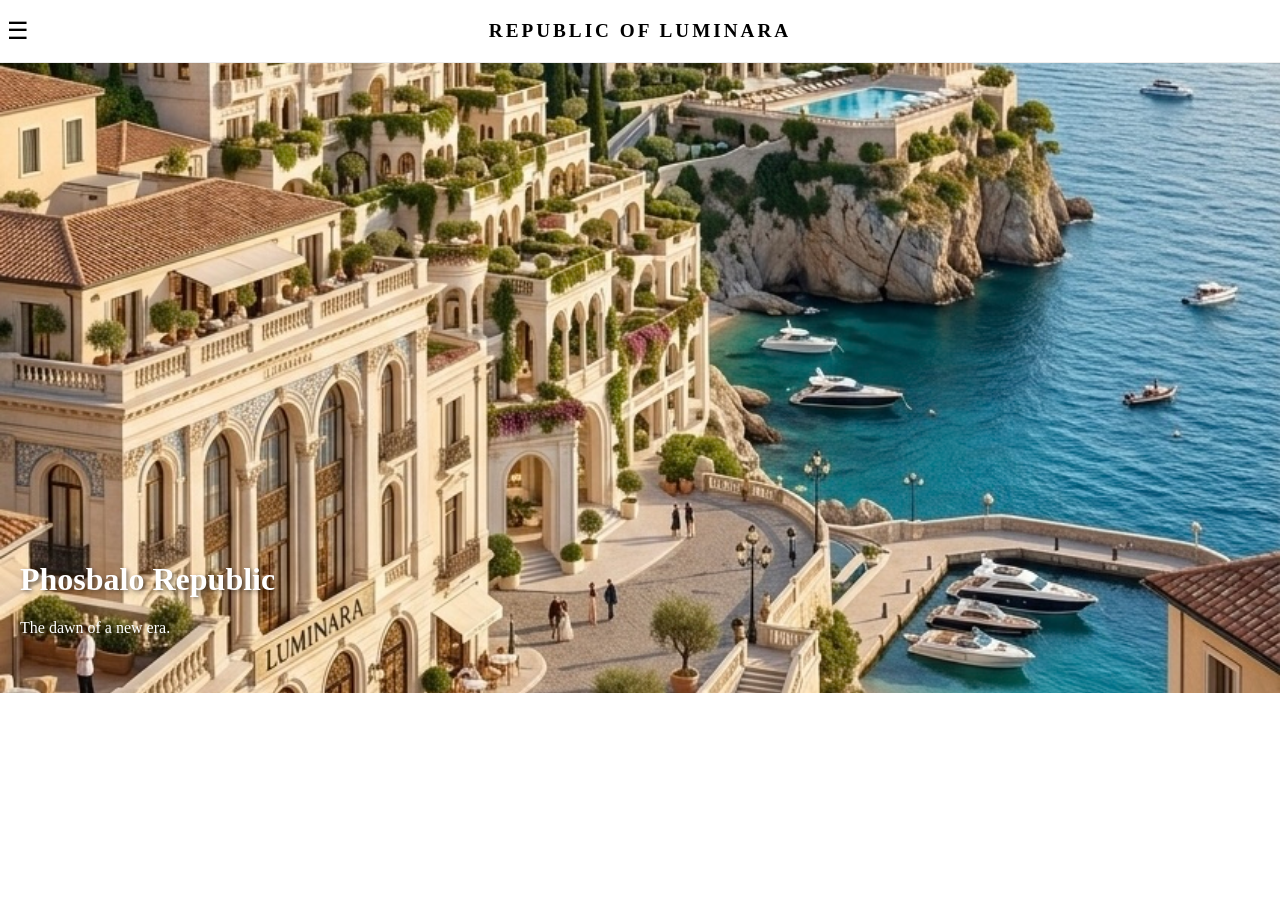
<file: index.html>
<!DOCTYPE html>
<html lang="en">
<head>
    <meta charset="UTF-8">
    <meta name="viewport" content="width=device-width, initial-scale=1.0">
    <title>Republic of Luminara</title>
    <style>
        body, html {
            margin: 0;
            padding: 0;
            font-family: 'Times New Roman', serif; /* 高級感のあるセリフ体 */
            background-color: #ffffff;
        }

        /* ヘッダー設定 */
        header {
            display: flex;
            align-items: center;
            justify-content: center;
            padding: 20px;
            position: relative;
            border-bottom: 1px solid #eee;
        }

        /* 三本線メニューボタン */
        .menu-btn {
            position: absolute;
            left: 1px;
            font-size: 24px;
            cursor: pointer;
            background: none;
            border: none;
        }

        /* ロゴ部分 */
        .logo {
            text-transform: uppercase;
            letter-spacing: 3px;
            font-size: 1.2rem;
            font-weight: bold;
        }

        /* メイン画像エリア */
        .hero {
            position: relative;
            width: 100%;
            height: 70vh; /* 画面の7割の高さ */
            overflow: hidden;
        }

        .hero img {
            width: 100%;
            height: 100%;
            object-fit: cover; /* 画像を枠いっぱいに綺麗に収める */
        }

        /* 画像の上の文字 */
        .hero-text {
            position: absolute;
            bottom: 40px;
            left: 20px;
            color: white;
            text-shadow: 2px 2px 4px rgba(0,0,0,0.5);
        }

        /* サイドメニュー（隠れている部分） */
        .side-menu {
            height: 100%;
            width: 0;
            position: fixed;
            z-index: 100;
            top: 0;
            left: 0;
            background-color: #111;
            overflow-x: hidden;
            transition: 0.5s;
            padding-top: 60px;
        }

        .side-menu a {
            padding: 15px 32px;
            text-decoration: none;
            font-size: 18px;
            color: #818181;
            display: block;
            transition: 0.3s;
        }

        .side-menu a:hover {
            color: #f1f1f1;
        }

        .close-btn {
            position: absolute;
            top: 10px;
            right: 25px;
            font-size: 36px;
            color: white;
            cursor: pointer;
        }
    </style>
</head>
<body>

    <div id="mySideMenu" class="side-menu">
        <span class="close-btn" onclick="closeNav()">&times;</span>
        <a href="governmentpolicy.html">Government Policy</a>
        <a href="luminaranwsa.html">Luminara National Weather Security Agency</a>
        <a href="laws.html">Laws of Luminara</a>
        <a href="bank.html">Bank of Luminara</a>
        <a href="luminaralang.html">Luminarian Language</a>
                <a href="lctv.html">LCTV</a>
        <a href="university.html">Phosbalo University</a>
        <a href="hotels.html">Luminara State Hotels</a>
        <a href="luceairways.html">Luce Airways</a>
    </div>

    <header>
        <button class="menu-btn" onclick="openNav()">&#9776;</button>
        <div class="logo">Republic of Luminara</div>
    </header>

    <div class="hero">
        <img src="IMG_8400.jpeg" alt="Luminara Cityscape">
        <div class="hero-text">
            <h1>Phosbalo Republic</h1>
            <p>The dawn of a new era.</p>
        </div>
    </div>

    <script>
        function openNav() {
            document.getElementById("mySideMenu").style.width = "300px";
        }

        function closeNav() {
            document.getElementById("mySideMenu").style.width = "0";
        }
    </script>

</body>
</html>
</file>
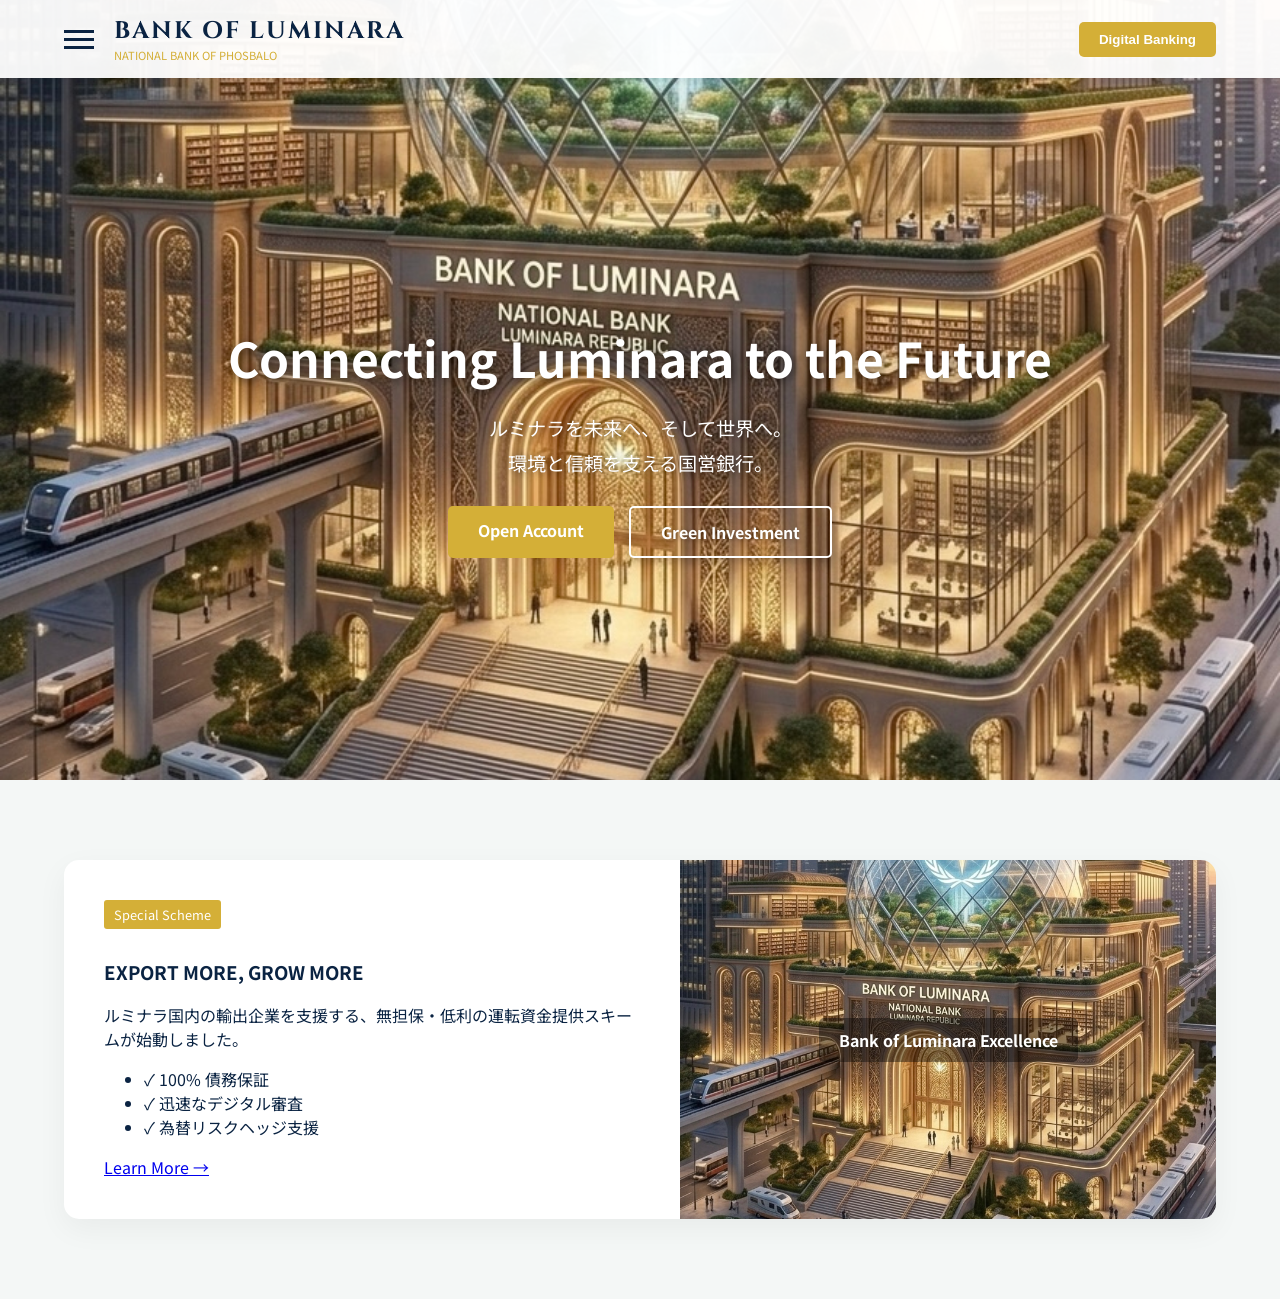
<file: bank.html>
<!DOCTYPE html>
<html lang="ja">
<head>
    <meta charset="UTF-8">
    <meta name="viewport" content="width=device-width, initial-scale=1.0">
    <title>Bank of Luminara - National Bank of Phosbalo</title>
    <link rel="stylesheet" href="style2.css">
    <link href="https://fonts.googleapis.com/css2?family=Cinzel:wght@600&family=Noto+Sans+JP:wght@300;500&display=swap" rel="stylesheet">
</head>
<body>

    <header>
        <div class="nav-container">
            <div class="hamburger" onclick="toggleMenu()">
                <span></span>
                <span></span>
                <span></span>
            </div>
            
            <div class="logo">
                <h1>BANK OF LUMINARA</h1>
                <p>NATIONAL BANK OF PHOSBALO</p>
            </div>

            <div class="header-right">
                <button class="login-btn">Digital Banking</button>
            </div>
        </div>
    </header>

    <nav id="side-menu">
        <ul>
            <li><a href="index.html">Home</a></li>
            <li><a href="personal.html">Personal</a></li>
            <li><a href="business.html">Business</a></li>
            <li><a href="forex.html">Forex</a></li>
            <li><a href="investinsure.html">Invest & Insure</a></li>
            <li><a href="nrl.html">NRI / International</a></li>
        </ul>
    </nav>

    <section class="hero">
        <div class="hero-content">
            <h2>Connecting Luminara to the Future</h2>
            <p>ルミナラを未来へ、そして世界へ。<br>環境と信頼を支える国営銀行。</p>
            <div class="hero-btns">
                <a href="#" class="btn-main">Open Account</a>
                <a href="#" class="btn-sub">Green Investment</a>
            </div>
        </div>
    </section>

    <section class="promo">
        <div class="promo-card">
            <div class="promo-text">
                <span class="badge">Special Scheme</span>
                <h3>EXPORT MORE, GROW MORE</h3>
                <p>ルミナラ国内の輸出企業を支援する、無担保・低利の運転資金提供スキームが始動しました。</p>
                <ul>
                    <li>✓ 100% 債務保証</li>
                    <li>✓ 迅速なデジタル審査</li>
                    <li>✓ 為替リスクヘッジ支援</li>
                </ul>
                <a href="business.html" class="btn-text">Learn More →</a>
            </div>
            <div class="promo-image">
                <div class="image-placeholder">Bank of Luminara Excellence</div>
            </div>
        </div>
    </section>

    <script>
        function toggleMenu() {
            document.getElementById('side-menu').classList.toggle('active');
            document.querySelector('.hamburger').classList.toggle('open');
        }
    </script>
</body>
</html>
</file>
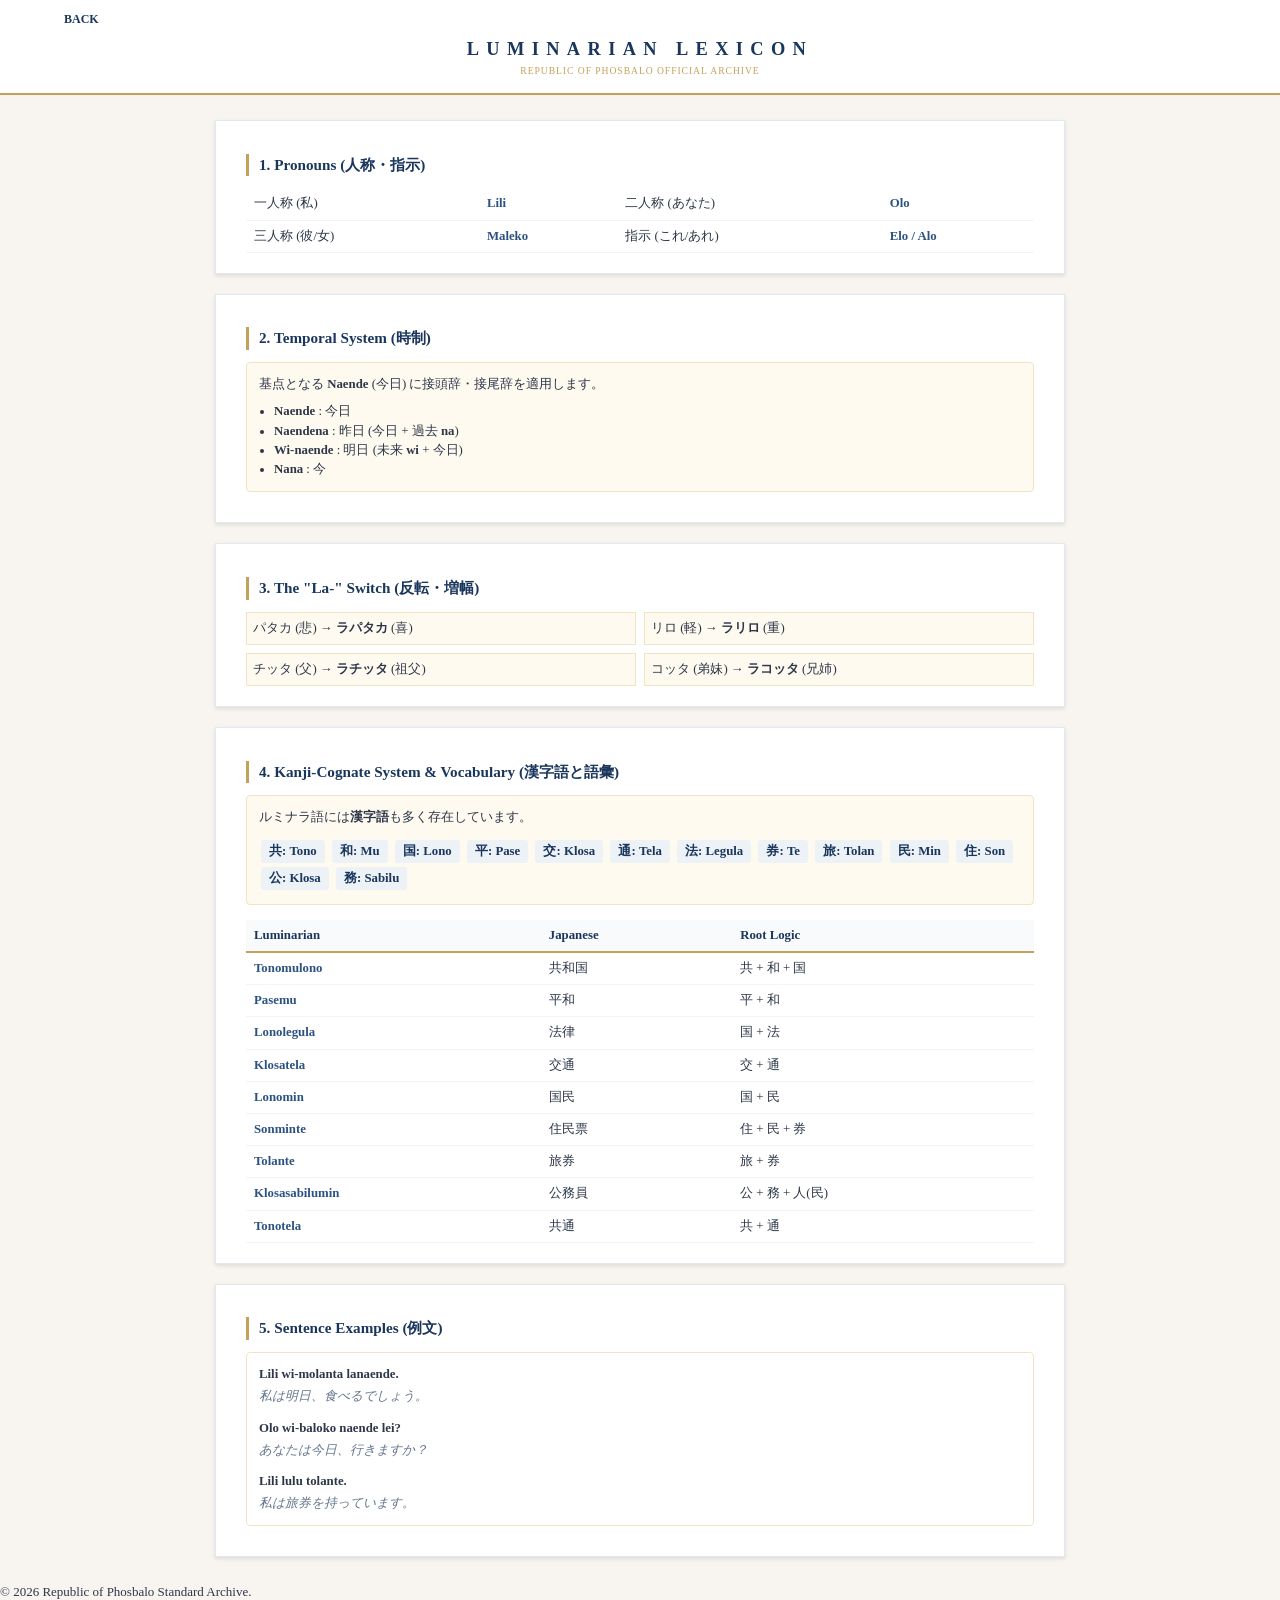
<file: dictionary.html>
<!DOCTYPE html>
<html lang="ja">
<head>
    <meta charset="UTF-8">
    <meta name="viewport" content="width=device-width, initial-scale=1.0">
    <title>National Lexicon | Republic of Phosbalo</title>
    <style>
        :root {
            --primary-navy: #1a365d;
            --soft-gold: #c5a059;
            --bg-beige: #f8f5f0;
            --accent-blue: #2c5282;
            --white: #ffffff;
            --text-dark: #2d3748;
        }

        body {
            margin: 0;
            font-family: 'Optima', 'Didot', 'Hiragino Mincho ProN', serif;
            background-color: var(--bg-beige);
            color: var(--text-dark);
            line-height: 1.5;
            font-size: 13px;
        }

        header {
            background: var(--white);
            padding: 10px 5% 15px;
            border-bottom: 2px solid var(--soft-gold);
            display: flex;
            flex-direction: column;
            align-items: center;
            position: relative;
        }

        .back-link {
            align-self: flex-start;
            text-decoration: none;
            color: var(--primary-navy);
            font-weight: bold;
            font-size: 0.75rem;
            margin-bottom: 8px;
        }

        h1 { margin: 0; font-size: 1.15rem; letter-spacing: 0.4em; color: var(--primary-navy); }
        .subtitle { font-size: 0.6rem; color: var(--soft-gold); letter-spacing: 0.1em; text-transform: uppercase; }

        main { max-width: 850px; margin: 25px auto; padding: 0 5%; }
        .section-card { background: var(--white); padding: 20px 30px; margin-bottom: 20px; box-shadow: 0 2px 4px rgba(0,0,0,0.1); border: 1px solid #e2e8f0; }
        h2 { color: var(--primary-navy); border-left: 3px solid var(--soft-gold); padding-left: 10px; font-size: 0.95rem; margin-bottom: 12px; }
        
        .dict-table { width: 100%; border-collapse: collapse; margin-top: 5px; font-size: 0.8rem; }
        .dict-table td, .dict-table th { padding: 6px 8px; border-bottom: 1px solid #f1f5f9; text-align: left; }
        .dict-table th { background: #f8fafc; color: var(--primary-navy); border-bottom: 2px solid var(--soft-gold); }
        .lum-word { font-weight: bold; color: var(--accent-blue); }

        .explanation-box { background: #fffaf0; padding: 12px; border: 1px solid #f0e4c3; margin: 10px 0; font-size: 0.8rem; border-radius: 4px; }
        .kanji-root-tag { display: inline-block; background: #edf2f7; padding: 2px 8px; border-radius: 3px; font-weight: bold; color: var(--primary-navy); margin: 2px; }
        .example-sentence { font-style: italic; color: #64748b; margin-top: 3px; display: block; }
    </style>
</head>
<body>

<header>
    <a href="luminaralang.html" class="back-link">BACK</a>
    <h1>LUMINARIAN LEXICON</h1>
    <div class="subtitle">Republic of Phosbalo Official Archive</div>
</header>

<main>
    <section class="section-card">
        <h2>1. Pronouns (人称・指示)</h2>
        <table class="dict-table">
            <tr><td>一人称 (私)</td><td><span class="lum-word">Lili</span></td><td>二人称 (あなた)</td><td><span class="lum-word">Olo</span></td></tr>
            <tr><td>三人称 (彼/女)</td><td><span class="lum-word">Maleko</span></td><td>指示 (これ/あれ)</td><td><span class="lum-word">Elo / Alo</span></td></tr>
        </table>
    </section>

    <section class="section-card">
        <h2>2. Temporal System (時制)</h2>
        <div class="explanation-box">
            基点となる <b>Naende</b> (今日) に接頭辞・接尾辞を適用します。
            <ul style="margin: 8px 0 0 15px; padding: 0;">
                <li><b>Naende</b> : 今日</li>
                <li><b>Naendena</b> : 昨日 (今日 + 過去 <b>na</b>)</li>
                <li><b>Wi-naende</b> : 明日 (未来 <b>wi</b> + 今日)</li>
                <li><b>Nana</b> : 今</li>
            </ul>
        </div>
    </section>

    <section class="section-card">
        <h2>3. The "La-" Switch (反転・増幅)</h2>
        <div style="display: grid; grid-template-columns: 1fr 1fr; gap: 8px; font-size: 0.8rem;">
            <div style="padding: 6px; background: #fffaf0; border: 1px solid #f0e4c3;">パタカ (悲) → <b>ラパタカ</b> (喜)</div>
            <div style="padding: 6px; background: #fffaf0; border: 1px solid #f0e4c3;">リロ (軽) → <b>ラリロ</b> (重)</div>
            <div style="padding: 6px; background: #fffaf0; border: 1px solid #f0e4c3;">チッタ (父) → <b>ラチッタ</b> (祖父)</div>
            <div style="padding: 6px; background: #fffaf0; border: 1px solid #f0e4c3;">コッタ (弟妹) → <b>ラコッタ</b> (兄姉)</div>
        </div>
    </section>

    <section class="section-card">
        <h2>4. Kanji-Cognate System & Vocabulary (漢字語と語彙)</h2>
        <div class="explanation-box">
            ルミナラ語には<b>漢字語</b>も多く存在しています。
            <div style="margin-top: 10px;">
                <span class="kanji-root-tag">共: Tono</span> <span class="kanji-root-tag">和: Mu</span> <span class="kanji-root-tag">国: Lono</span> 
                <span class="kanji-root-tag">平: Pase</span> <span class="kanji-root-tag">交: Klosa</span> <span class="kanji-root-tag">通: Tela</span> 
                <span class="kanji-root-tag">法: Legula</span> <span class="kanji-root-tag">券: Te</span> <span class="kanji-root-tag">旅: Tolan</span>
                <span class="kanji-root-tag">民: Min</span> <span class="kanji-root-tag">住: Son</span> <span class="kanji-root-tag">公: Klosa</span> <span class="kanji-root-tag">務: Sabilu</span>
            </div>
        </div>

        <table class="dict-table" style="margin-top: 15px;">
            <thead>
                <tr><th>Luminarian</th><th>Japanese</th><th>Root Logic</th></tr>
            </thead>
            <tbody>
                <tr><td><span class="lum-word">Tonomulono</span></td><td>共和国</td><td>共 + 和 + 国</td></tr>
                <tr><td><span class="lum-word">Pasemu</span></td><td>平和</td><td>平 + 和</td></tr>
                <tr><td><span class="lum-word">Lonolegula</span></td><td>法律</td><td>国 + 法</td></tr>
                <tr><td><span class="lum-word">Klosatela</span></td><td>交通</td><td>交 + 通</td></tr>
                <tr><td><span class="lum-word">Lonomin</span></td><td>国民</td><td>国 + 民</td></tr>
                <tr><td><span class="lum-word">Sonminte</span></td><td>住民票</td><td>住 + 民 + 券</td></tr>
                <tr><td><span class="lum-word">Tolante</span></td><td>旅券</td><td>旅 + 券</td></tr>
                <tr><td><span class="lum-word">Klosasabilumin</span></td><td>公務員</td><td>公 + 務 + 人(民)</td></tr>
                <tr><td><span class="lum-word">Tonotela</span></td><td>共通</td><td>共 + 通</td></tr>
            </tbody>
        </table>
    </section>

    <section class="section-card">
        <h2>5. Sentence Examples (例文)</h2>
        <div class="explanation-box" style="background: white;">
            <div style="margin-bottom: 12px;">
                <b>Lili wi-molanta lanaende.</b>
                <span class="example-sentence">私は明日、食べるでしょう。</span>
            </div>
            <div style="margin-bottom: 12px;">
                <b>Olo wi-baloko naende lei?</b>
                <span class="example-sentence">あなたは今日、行きますか？</span>
            </div>
            <div>
                <b>Lili lulu tolante.</b>
                <span class="example-sentence">私は旅券を持っています。</span>
            </div>
        </div>
    </section>
</main>

<footer>
    &copy; 2026 Republic of Phosbalo Standard Archive.
</footer>

</body>
</html>
</file>
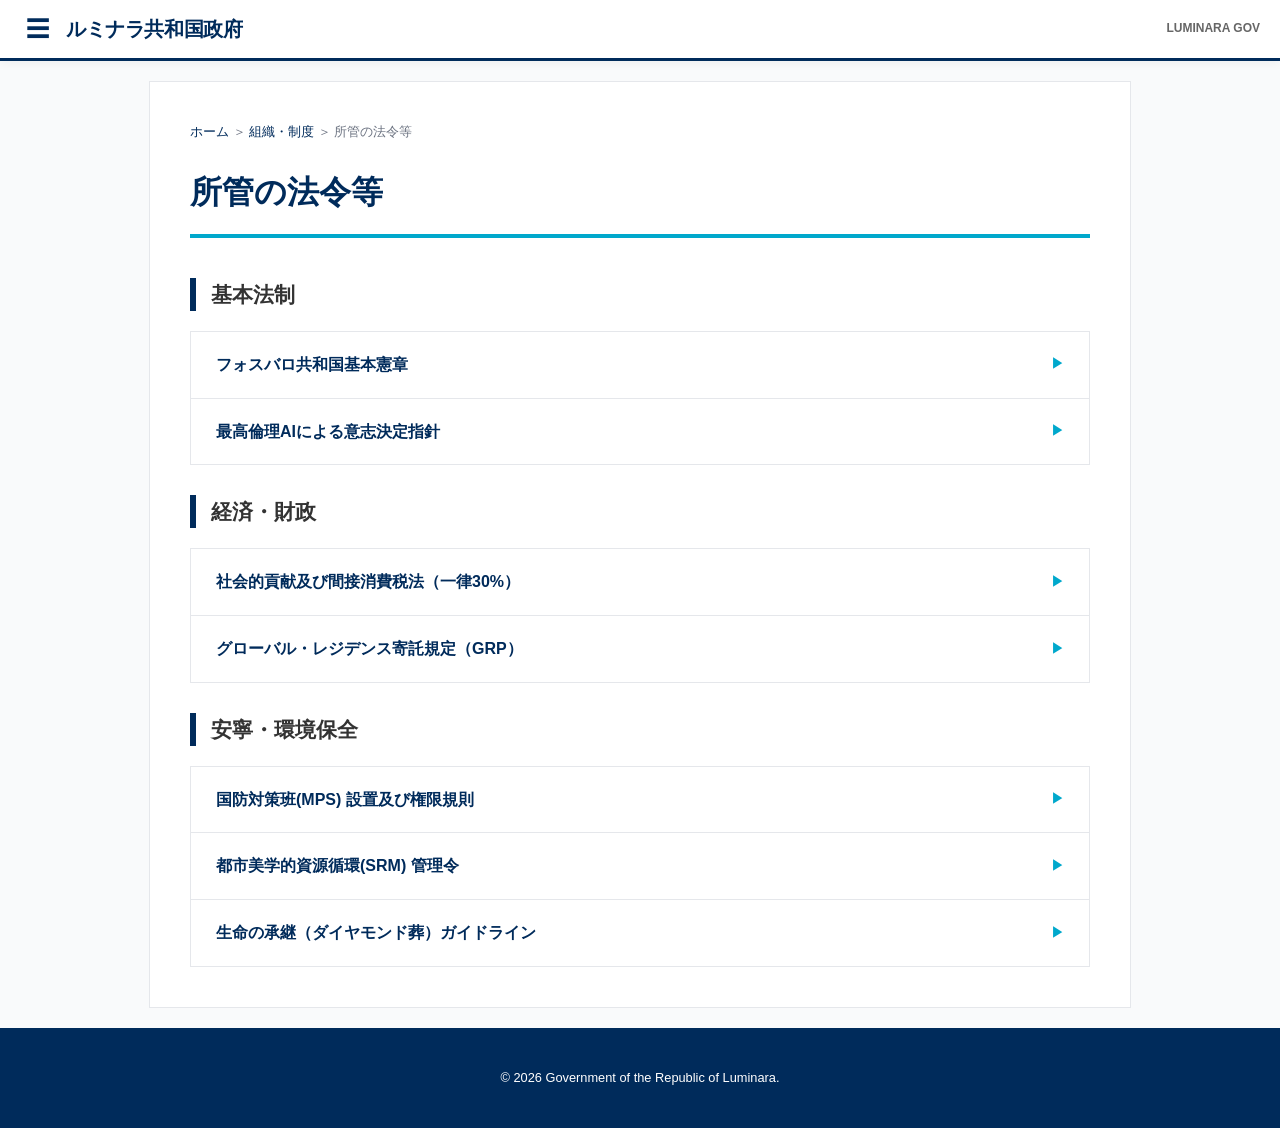
<file: governmentpolicy.html>
<!DOCTYPE html>
<html lang="ja">
<head>
    <meta charset="UTF-8">
    <meta name="viewport" content="width=device-width, initial-scale=1.0">
    <title>組織・制度 | ルミナラ共和国政府ポータル</title>
    <style>
        :root {
            --navy: #002B5B;
            --aqua: #00A8CC;
            --bg: #F9FAFB;
        }

        body {
            margin: 0; padding: 0;
            font-family: "Helvetica Neue", Arial, "Hiragino Kaku Gothic ProN", "Hiragino Sans", sans-serif;
            background-color: var(--bg); color: #333; line-height: 1.6;
        }

        /* ヘッダー：改行を許さず、密度を最適化 */
        header {
            background: #fff; border-bottom: 3px solid var(--navy);
            padding: 12px 20px; display: flex; align-items: center;
            position: sticky; top: 0; z-index: 100; box-shadow: 0 2px 10px rgba(0,0,0,0.05);
        }

        .menu-btn {
            font-size: 24px; background: none; border: none;
            color: var(--navy); cursor: pointer; margin-right: 10px; flex-shrink: 0;
        }

        .logo-text {
            font-size: 1.25rem; font-weight: 800; color: var(--navy);
            white-space: nowrap; flex-grow: 1; letter-spacing: -0.02em;
        }

        /* サイドメニュー */
        .side-menu {
            height: 100%; width: 0; position: fixed; z-index: 200;
            top: 0; left: 0; background-color: var(--navy);
            overflow-x: hidden; transition: 0.4s; padding-top: 60px;
        }
        .side-menu a {
            padding: 18px 30px; text-decoration: none; font-size: 16px;
            color: #fff; display: block; border-bottom: 1px solid rgba(255,255,255,0.05);
        }
        .side-menu a:hover { background: var(--aqua); }
        .close-btn { position: absolute; top: 15px; right: 25px; font-size: 36px; color: white; cursor: pointer; }

        /* メインコンテンツ */
        .container { max-width: 900px; margin: 20px auto; padding: 40px; background: #fff; min-height: 85vh; border: 1px solid #E5E7EB; }

        .breadcrumb { font-size: 0.8rem; color: #6B7280; margin-bottom: 25px; }
        .breadcrumb a { color: var(--navy); text-decoration: none; }

        h1 { font-size: 2rem; color: var(--navy); border-bottom: 4px solid var(--aqua); padding-bottom: 15px; margin-bottom: 40px; }

        h2 { font-size: 1.3rem; border-left: 6px solid var(--navy); padding-left: 15px; margin: 30px 0 20px; }

        /* リンクナビゲーション */
        .nav-grid { display: grid; grid-template-columns: 1fr; gap: 1px; background: #E5E7EB; border: 1px solid #E5E7EB; }
        .nav-item {
            background: #fff; text-decoration: none; color: var(--navy);
            padding: 20px 25px; display: flex; justify-content: space-between; align-items: center;
            font-weight: 600; transition: 0.2s;
        }
        .nav-item:hover { background: #F0F7FF; padding-left: 35px; color: var(--aqua); }
        .nav-item::after { content: "▶"; font-size: 0.8rem; color: var(--aqua); }

        footer { background: var(--navy); color: #fff; text-align: center; padding: 40px; font-size: 0.8rem; }
    </style>
</head>
<body>

    <div id="mySideMenu" class="side-menu">
        <span class="close-btn" onclick="closeNav()">&times;</span>
        <a href="index.html">政府ホーム</a>
        <a href="laws.html">e-LEX 法令検索システム</a>
        <a href="#">行政組織図</a>
        <a href="#">GRP 居住資格申請</a>
    </div>

    <header>
        <button class="menu-btn" onclick="openNav()">&#9776;</button>
        <div class="logo-text">ルミナラ共和国政府</div>
        <div style="font-size: 0.75rem; color: #666; font-weight: bold;">LUMINARA GOV</div>
    </header>

    <div class="container">
        <nav class="breadcrumb">
            <a href="index.html">ホーム</a> ＞ <a href="#">組織・制度</a> ＞ 所管の法令等
        </nav>

        <h1>所管の法令等</h1>

        <h2>基本法制</h2>
        <div class="nav-grid">
            <a href="laws.html" class="nav-item">フォスバロ共和国基本憲章</a>
            <a href="laws.html" class="nav-item">最高倫理AIによる意志決定指針</a>
        </div>

        <h2>経済・財政</h2>
        <div class="nav-grid">
            <a href="laws.html" class="nav-item">社会的貢献及び間接消費税法（一律30%）</a>
            <a href="laws.html" class="nav-item">グローバル・レジデンス寄託規定（GRP）</a>
        </div>

        <h2>安寧・環境保全</h2>
        <div class="nav-grid">
            <a href="laws.html" class="nav-item">国防対策班(MPS) 設置及び権限規則</a>
            <a href="laws.html" class="nav-item">都市美学的資源循環(SRM) 管理令</a>
            <a href="laws.html" class="nav-item">生命の承継（ダイヤモンド葬）ガイドライン</a>
        </div>
    </div>

    <footer>&copy; 2026 Government of the Republic of Luminara.</footer>

    <script>
        function openNav() { document.getElementById("mySideMenu").style.width = "300px"; }
        function closeNav() { document.getElementById("mySideMenu").style.width = "0"; }
    </script>
</body>
</html>
</file>
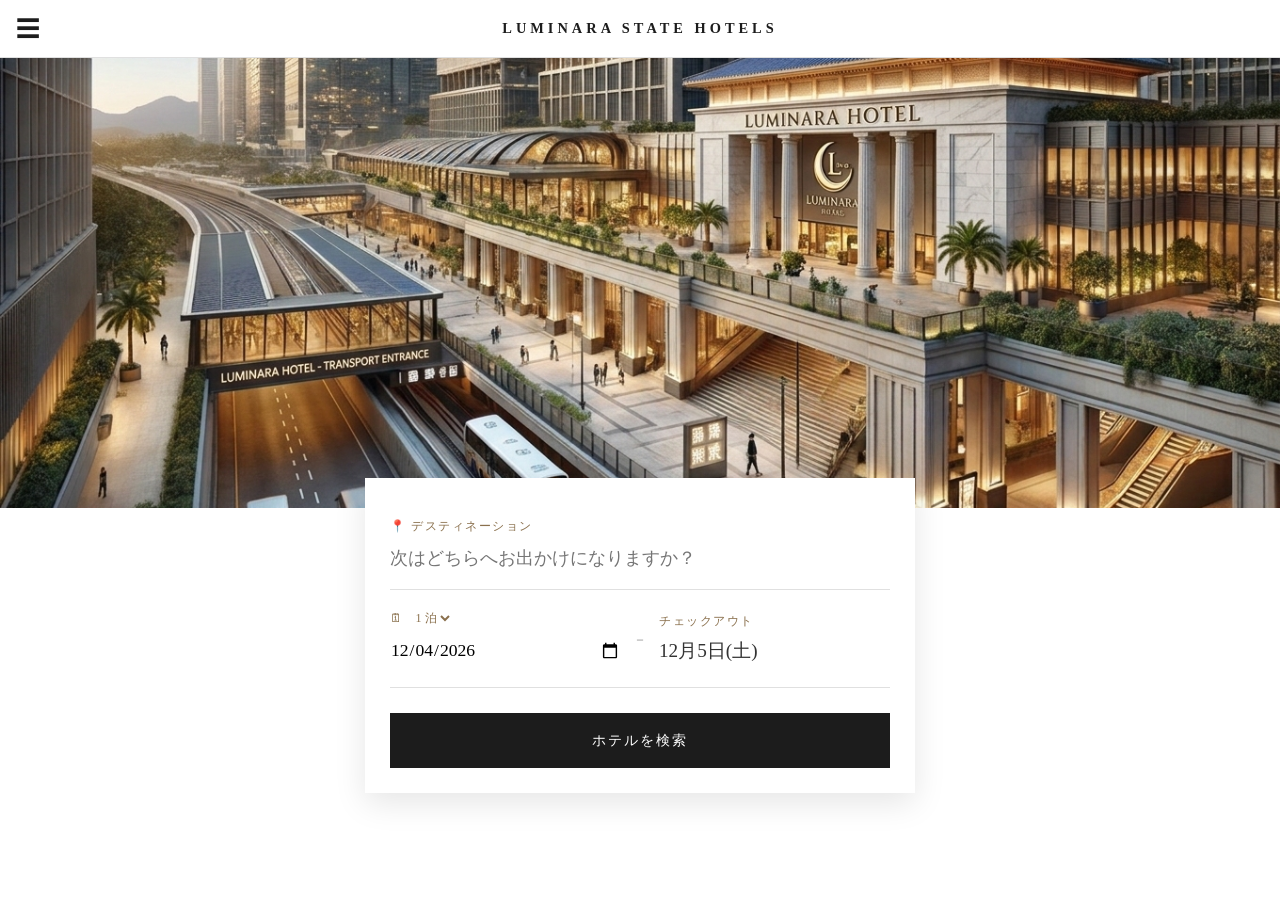
<file: hotels.html>
<!DOCTYPE html>
<html lang="ja">
<head>
    <meta charset="UTF-8">
    <meta name="viewport" content="width=device-width, initial-scale=1.0">
    <title>Luminara State Hotels - Official Site</title>
    <style>
        body, html {
            margin: 0; padding: 0;
            font-family: 'Times New Roman', serif;
            background-color: #ffffff; color: #1c1c1c;
        }

        header {
            display: flex; align-items: center; justify-content: center;
            padding: 20px; background-color: #fff; position: relative;
            border-bottom: 1px solid #e0e0e0; z-index: 100;
        }

        .menu-btn {
            position: absolute; left: 10px; font-size: 24px;
            cursor: pointer; background: none; border: none; color: #1c1c1c;
        }

        .logo {
            text-transform: uppercase; letter-spacing: 4px;
            font-size: 0.9rem; font-weight: bold;
        }

        /* スライドショーエリア */
        .hero-slider {
            position: relative;
            width: 100%;
            height: 50vh;
            overflow: hidden;
            background-color: #f0f0f0;
        }

        .slide {
            position: absolute;
            top: 0; left: 0;
            width: 100%; height: 100%;
            object-fit: cover;
            opacity: 0;
            transition: opacity 1.5s ease-in-out;
            z-index: 1;
        }

        .slide.active { opacity: 1; z-index: 2; }

        /* 検索コンテナ */
        .search-container {
            max-width: 500px; margin: -30px auto 40px;
            background: white; padding: 25px;
            box-shadow: 0 10px 30px rgba(0,0,0,0.1);
            position: relative; z-index: 10;
        }

        .search-item { border-bottom: 1px solid #e0e0e0; padding: 15px 0; text-align: left; }
        .search-label {
            font-size: 0.75rem; color: #8a704d; text-transform: uppercase;
            letter-spacing: 1.5px; margin-bottom: 8px; display: flex; align-items: center; gap: 8px;
        }

        .search-input, .date-input {
            width: 100%; border: none; font-size: 1.1rem;
            font-family: 'Times New Roman', serif; outline: none; padding: 5px 0;
            background: transparent;
        }

        .date-row { display: flex; justify-content: space-between; align-items: center; padding: 20px 0; border-bottom: 1px solid #e0e0e0; }
        .date-box { flex: 1; text-align: left; }
        
        /* 実際の日付表示 */
        .date-display { font-size: 1.2rem; margin-top: 5px; color: #333; }

        .search-button {
            background-color: #1c1c1c; color: white; width: 100%; padding: 18px;
            border: none; font-size: 0.9rem; text-transform: uppercase;
            letter-spacing: 2px; cursor: pointer; margin-top: 25px;
        }

        /* サイドメニュー */
        .side-menu {
            height: 100%; width: 0; position: fixed; z-index: 200;
            top: 0; left: 0; background-color: #111;
            overflow-x: hidden; transition: 0.5s; padding-top: 60px;
        }
        .side-menu a {
            padding: 5px 32px; text-decoration: none; font-size: 16px;
            color: #818181; display: block; transition: 0.3s;
        }
        .side-menu a:hover { color: #f1f1f1; }
        .close-btn { position: absolute; top: 10px; right: 25px; font-size: 36px; color: white; cursor: pointer; }
    </style>
</head>
<body>

    <div id="mySideMenu" class="side-menu">
        <span class="close-btn" onclick="closeNav()">&times;</span>
        <a href="index.html"> Republic of Luminara</a>
        <a href="luceairways.html">Luce Airways</a>
    </div>

    <header>
        <button class="menu-btn" onclick="openNav()">&#9776;</button>
        <div class="logo">Luminara State Hotels</div>
    </header>

    <div class="hero-slider">
        <img src="IMG_8421.png" class="slide active">
        <img src="IMG_8422.png" class="slide">
    </div>

    <div class="search-container">
        <div class="search-item">
            <div class="search-label">📍 デスティネーション</div>
            <input type="text" class="search-input" placeholder="次はどちらへお出かけになりますか？">
        </div>
        
        <div class="date-row">
            <div class="date-box">
                <div class="search-label">🗓 
                    <select id="stayNights" onchange="calculateDates()" style="border:none; background:none; color:inherit; font-family:inherit; cursor:pointer; font-size:0.75rem;">
                        <option value="1">1 泊</option>
                        <option value="2">2 泊</option>
                        <option value="3">3 泊</option>
                        <option value="4">4 泊</option>
                        <option value="5">5 泊</option>
                    </select>
                </div>
                <input type="date" id="checkinDate" class="date-input" onchange="calculateDates()">
            </div>
            <div style="padding: 0 15px; font-size: 1.5rem; color: #ccc;">-</div>
            <div class="date-box">
                <div class="search-label">チェックアウト</div>
                <div id="checkoutDisplay" class="date-display">--月--日(-)</div>
            </div>
        </div>

        <button class="search-button" onclick="alert('空室を確認しています...')">ホテルを検索</button>
    </div>

    <script>
        function openNav() { document.getElementById("mySideMenu").style.width = "300px"; }
        function closeNav() { document.getElementById("mySideMenu").style.width = "0"; }

        // 日付と泊数の連動計算
        function calculateDates() {
            const checkinInput = document.getElementById('checkinDate');
            const checkoutDisplay = document.getElementById('checkoutDisplay');
            const nights = parseInt(document.getElementById('stayNights').value);
            
            if (!checkinInput.value) return;

            const checkinDate = new Date(checkinInput.value);
            const checkoutDate = new Date(checkinInput.value);
            checkoutDate.setDate(checkinDate.getDate() + nights);

            const week = ["日", "月", "火", "水", "木", "金", "土"];
            
            // チェックアウト日の表示を更新
            const m = checkoutDate.getMonth() + 1;
            const d = checkoutDate.getDate();
            const w = week[checkoutDate.getDay()];
            checkoutDisplay.innerText = `${m}月${d}日(${w})`;
        }

        // スライドショー
        let currentSlide = 0;
        const slides = document.querySelectorAll('.slide');
        function nextSlide() {
            slides[currentSlide].classList.remove('active');
            currentSlide = (currentSlide + 1) % slides.length;
            slides[currentSlide].classList.add('active');
        }

        window.onload = function() {
            // 初期値を今日の日付にセット
            const today = new Date().toISOString().split('T')[0];
            const checkinInput = document.getElementById('checkinDate');
            checkinInput.value = today;
            
            calculateDates(); // 初期表示を計算
            
            if(slides.length > 1) setInterval(nextSlide, 5000);
        };
    </script>

</body>
</html>
</file>
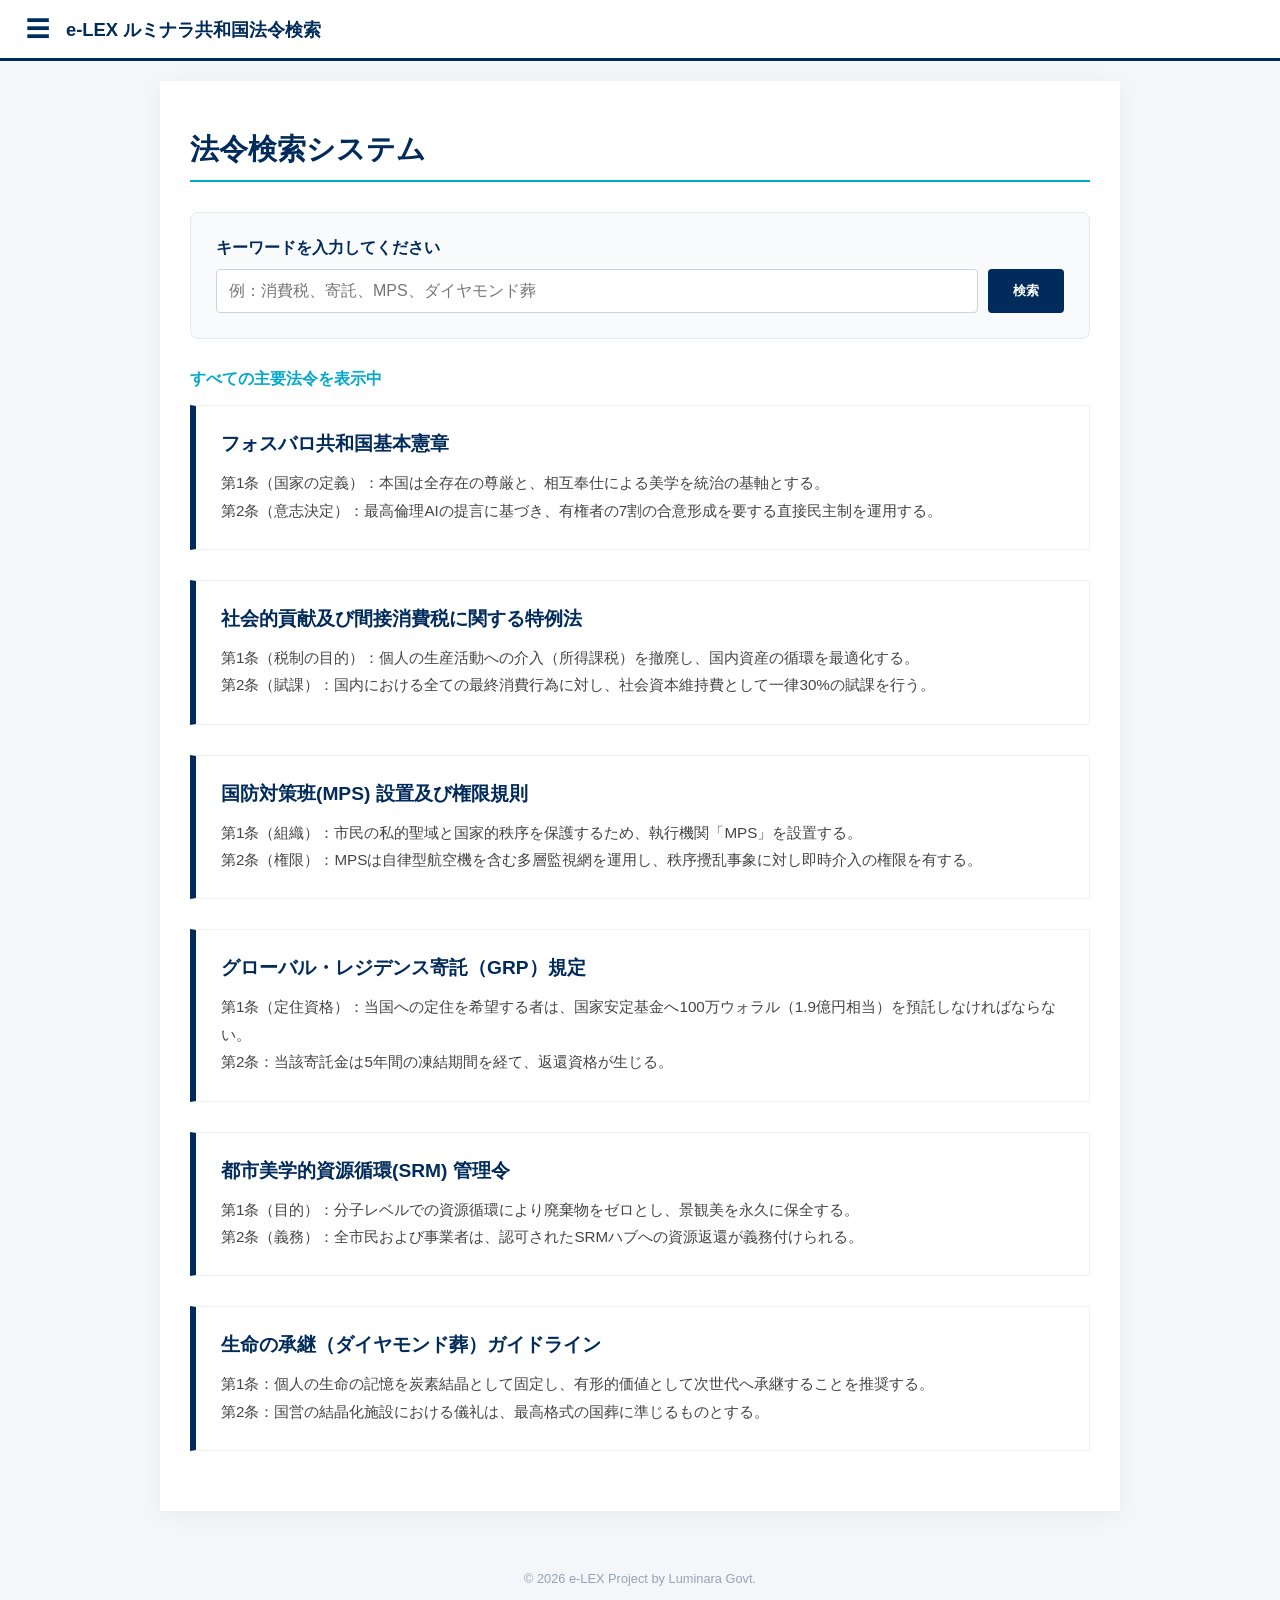
<file: laws.html>
<!DOCTYPE html>
<html lang="ja">
<head>
    <meta charset="UTF-8">
    <meta name="viewport" content="width=device-width, initial-scale=1.0">
    <title>e-LEX 法令検索 | ルミナラ共和国</title>
    <style>
        :root { --navy: #002B5B; --aqua: #00A8CC; --bg: #F4F7F9; }
        body { margin: 0; font-family: sans-serif; background: var(--bg); color: #333; }
        
        header {
            background: #fff; border-bottom: 3px solid var(--navy);
            padding: 12px 20px; display: flex; align-items: center;
            position: sticky; top: 0; z-index: 100;
        }
        .menu-btn { font-size: 24px; background: none; border: none; color: var(--navy); cursor: pointer; margin-right: 10px; }
        .logo-text { font-size: 1.15rem; font-weight: 800; color: var(--navy); white-space: nowrap; }

        .side-menu { height: 100%; width: 0; position: fixed; z-index: 200; top: 0; left: 0; background: var(--navy); overflow-x: hidden; transition: 0.4s; padding-top: 60px; }
        .side-menu a { padding: 18px 30px; text-decoration: none; color: #fff; display: block; border-bottom: 1px solid rgba(255,255,255,0.05); }
        .close-btn { position: absolute; top: 15px; right: 25px; font-size: 36px; color: white; cursor: pointer; }

        .container { max-width: 900px; margin: 20px auto; padding: 30px; background: #fff; min-height: 85vh; box-shadow: 0 4px 20px rgba(0,0,0,0.05); }
        
        h1 { font-size: 1.8rem; color: var(--navy); border-bottom: 2px solid var(--aqua); padding-bottom: 10px; margin-bottom: 30px; }

        /* 検索ボックス */
        .search-area { background: #f8fafc; border: 1px solid #e2e8f0; padding: 25px; border-radius: 8px; margin-bottom: 30px; }
        .search-flex { display: flex; gap: 10px; }
        .search-flex input { flex: 1; padding: 12px; border: 1px solid #cbd5e1; border-radius: 4px; font-size: 1rem; }
        .search-flex button { background: var(--navy); color: white; border: none; padding: 0 25px; border-radius: 4px; cursor: pointer; font-weight: bold; }

        /* 法令カード表示 */
        .law-card { margin-bottom: 30px; padding: 25px; border: 1px solid #edf2f7; border-left: 6px solid var(--navy); }
        .law-title { font-size: 1.2rem; font-weight: bold; color: var(--navy); margin-bottom: 12px; }
        .law-content { font-size: 0.95rem; line-height: 1.8; color: #444; white-space: pre-wrap; }
        .highlight { background: #ffeb3b; font-weight: bold; padding: 0 2px; }
        
        #results-info { margin-bottom: 15px; font-weight: bold; color: var(--aqua); }
        footer { text-align: center; padding: 40px; font-size: 0.8rem; color: #94a3b8; }
    </style>
</head>
<body>
    <div id="mySideMenu" class="side-menu">
        <span class="close-btn" onclick="closeNav()">&times;</span>
        <a href="index.html">政府ホーム</a>
        <a href="laws.html">e-LEX 法令検索</a>
    </div>

    <header>
        <button class="menu-btn" onclick="openNav()">&#9776;</button>
        <div class="logo-text">e-LEX ルミナラ共和国法令検索</div>
    </header>

    <div class="container">
        <h1>法令検索システム</h1>
        
        <div class="search-area">
            <div style="margin-bottom:10px; font-weight:bold; color:var(--navy);">キーワードを入力してください</div>
            <div class="search-flex">
                <input type="text" id="searchInput" placeholder="例：消費税、寄託、MPS、ダイヤモンド葬">
                <button onclick="executeSearch()">検索</button>
            </div>
        </div>

        <div id="results-area">
            <div id="results-info">すべての主要法令を表示中</div>
            <div id="law-list"></div>
        </div>
    </div>

    <footer>&copy; 2026 e-LEX Project by Luminara Govt.</footer>

    <script>
        // これまで決めた全ての法令データベース
        const db = [
            { 
                title: "フォスバロ共和国基本憲章", 
                content: "第1条（国家の定義）：本国は全存在の尊厳と、相互奉仕による美学を統治の基軸とする。\n第2条（意志決定）：最高倫理AIの提言に基づき、有権者の7割の合意形成を要する直接民主制を運用する。" 
            },
            { 
                title: "社会的貢献及び間接消費税に関する特例法", 
                content: "第1条（税制の目的）：個人の生産活動への介入（所得課税）を撤廃し、国内資産の循環を最適化する。\n第2条（賦課）：国内における全ての最終消費行為に対し、社会資本維持費として一律30%の賦課を行う。" 
            },
            { 
                title: "国防対策班(MPS) 設置及び権限規則", 
                content: "第1条（組織）：市民の私的聖域と国家的秩序を保護するため、執行機関「MPS」を設置する。\n第2条（権限）：MPSは自律型航空機を含む多層監視網を運用し、秩序攪乱事象に対し即時介入の権限を有する。" 
            },
            { 
                title: "グローバル・レジデンス寄託（GRP）規定", 
                content: "第1条（定住資格）：当国への定住を希望する者は、国家安定基金へ100万ウォラル（1.9億円相当）を預託しなければならない。\n第2条：当該寄託金は5年間の凍結期間を経て、返還資格が生じる。" 
            },
            { 
                title: "都市美学的資源循環(SRM) 管理令", 
                content: "第1条（目的）：分子レベルでの資源循環により廃棄物をゼロとし、景観美を永久に保全する。\n第2条（義務）：全市民および事業者は、認可されたSRMハブへの資源返還が義務付けられる。" 
            },
            { 
                title: "生命の承継（ダイヤモンド葬）ガイドライン", 
                content: "第1条：個人の生命の記憶を炭素結晶として固定し、有形的価値として次世代へ承継することを推奨する。\n第2条：国営の結晶化施設における儀礼は、最高格式の国葬に準じるものとする。" }
        ];

        function openNav() { document.getElementById("mySideMenu").style.width = "300px"; }
        function closeNav() { document.getElementById("mySideMenu").style.width = "0"; }

        function displayLaws(laws, keyword = "") {
            const list = document.getElementById('law-list');
            list.innerHTML = "";
            laws.forEach(law => {
                let content = law.content;
                if(keyword) {
                    const reg = new RegExp(keyword, 'gi');
                    content = content.replace(reg, `<span class="highlight">${keyword}</span>`);
                }
                list.innerHTML += `<div class="law-card"><div class="law-title">${law.title}</div><div class="law-content">${content}</div></div>`;
            });
        }

        function executeSearch() {
            const keyword = document.getElementById('searchInput').value.trim();
            const info = document.getElementById('results-info');
            if(!keyword) {
                info.innerText = "すべての主要法令を表示中";
                displayLaws(db);
                return;
            }
            const filtered = db.filter(l => l.title.includes(keyword) || l.content.includes(keyword));
            info.innerText = `「${keyword}」の検索結果： ${filtered.length} 件`;
            displayLaws(filtered, keyword);
        }

        // 初期表示
        displayLaws(db);
    </script>
</body>
</html>
</file>
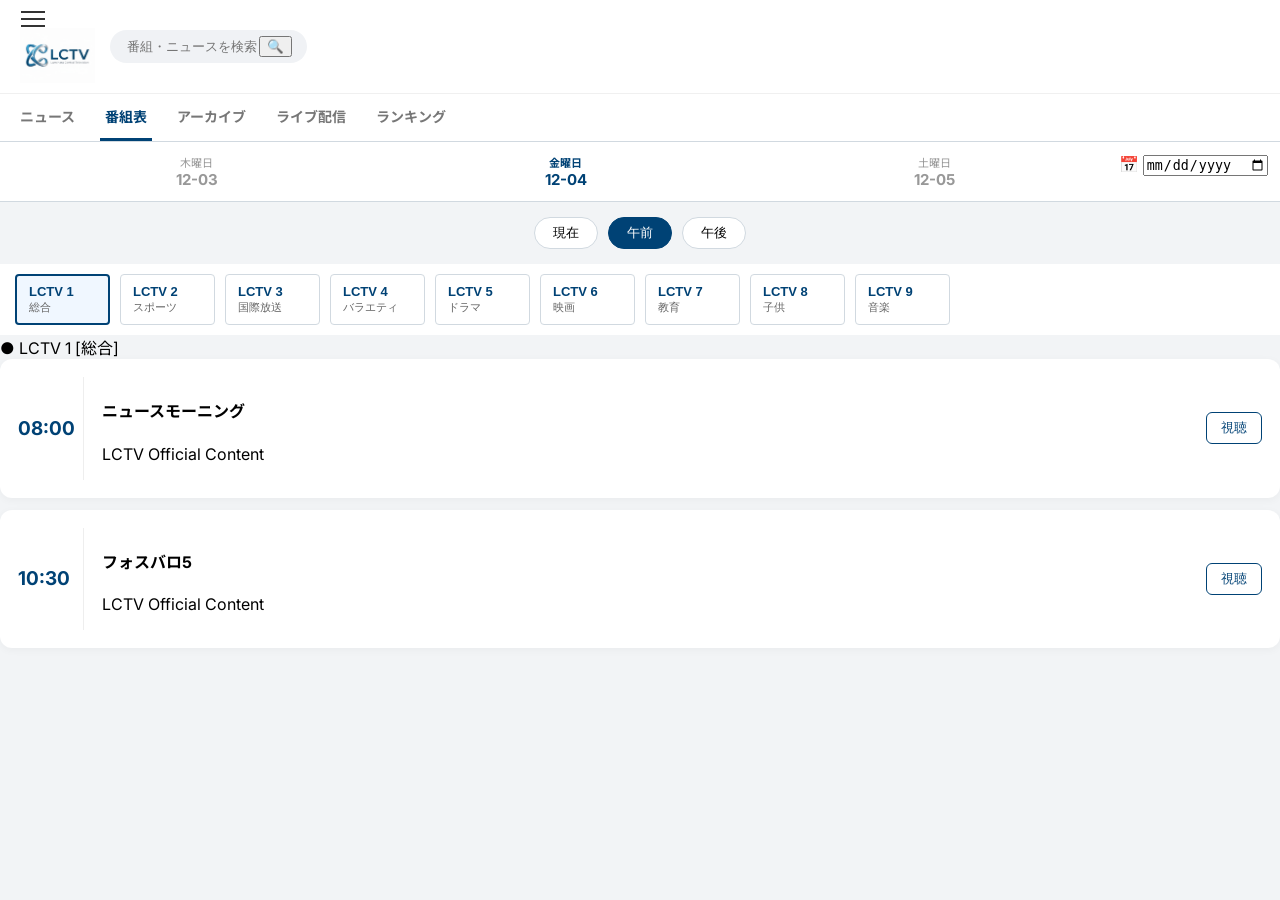
<file: lctv.html>
<!DOCTYPE html>
<html lang="ja">
<head>
    <meta charset="UTF-8">
    <meta name="viewport" content="width=device-width, initial-scale=1.0">
    <title>LCTV | Luminara Central Television</title>
    <link rel="stylesheet" href="style4.css">
    <link href="https://fonts.googleapis.com/css2?family=Inter:wght@400;700&family=Noto+Sans+JP:wght@400;700&display=swap" rel="stylesheet">
</head>
<body>

    <div id="sideMenu" class="side-menu-overlay">
        <div class="side-menu-content">
            <button class="close-btn" onclick="toggleMenu()">×</button>
            <h2 class="menu-title">LCTV</h2>
            <nav class="side-nav-list">
                <ul>
                    <li><a href="index.html" style="color: inherit; text-decoration: none;">Republic of Luminara</a></li>
                    <li>政府広報</li>
                    <li>アーカイブ</li>
                    <li>緊急放送設定</li>
                    <li>お問い合わせ</li>
                </ul>
            </nav>
        </div>
    </div>

    <header>
        <div class="header-main">
            <div class="header-left">
                <button class="hamburger-menu" onclick="toggleMenu()" aria-label="メニュー">
                    <span></span><span></span><span></span>
                </button>
                <div class="logo-box">
                    <img src="IMG_8499.jpeg" alt="LCTV Logo" class="lctv-logo-img">
                </div>
            </div>

            <div class="search-container">
                <input type="text" id="searchInput" placeholder="番組・ニュースを検索">
                <button class="search-btn">🔍</button>
            </div>
        </div>

        <nav class="sub-nav">
            <ul id="mainNav">
                <li onclick="navigateTo('news')">ニュース</li>
                <li class="active" onclick="navigateTo('guide')">番組表</li>
                <li onclick="navigateTo('archive')">アーカイブ</li>
                <li onclick="navigateTo('live')">ライブ配信</li>
                <li onclick="navigateTo('ranking')">ランキング</li>
            </ul>
        </nav>
    </header>

    <main id="mainContent">
        <div id="guideSection">
            <section class="date-bar">
                <div class="date-list" id="dateList"></div>
                <div class="calendar-wrapper">
                    <label for="datePicker" class="calendar-trigger">📅</label>
                    <input type="date" id="datePicker" onchange="selectCustomDate(this.value)">
                </div>
            </section>

            <div class="time-filter">
                <button class="filter-btn" id="filter-now" onclick="setTimeFilter('now')">現在</button>
                <button class="filter-btn active" id="filter-am" onclick="setTimeFilter('am')">午前</button>
                <button class="filter-btn" id="filter-pm" onclick="setTimeFilter('pm')">午後</button>
            </div>

            <section class="channel-tabs" id="channelTabs">
                <button class="ch-item active" onclick="switchChannel(1, '総合')"><strong>LCTV 1</strong><span>総合</span></button>
                <button class="ch-item" onclick="switchChannel(2, 'スポーツ')"><strong>LCTV 2</strong><span>スポーツ</span></button>
                <button class="ch-item" onclick="switchChannel(3, '国際放送')"><strong>LCTV 3</strong><span>国際放送</span></button>
                <button class="ch-item" onclick="switchChannel(4, 'バラエティ')"><strong>LCTV 4</strong><span>バラエティ</span></button>
                <button class="ch-item" onclick="switchChannel(5, 'ドラマ')"><strong>LCTV 5</strong><span>ドラマ</span></button>
                <button class="ch-item" onclick="switchChannel(6, '映画')"><strong>LCTV 6</strong><span>映画</span></button>
                <button class="ch-item" onclick="switchChannel(7, '教育')"><strong>LCTV 7</strong><span>教育</span></button>
                <button class="ch-item" onclick="switchChannel(8, '子供')"><strong>LCTV 8</strong><span>子供</span></button>
                <button class="ch-item" onclick="switchChannel(9, '音楽')"><strong>LCTV 9</strong><span>音楽</span></button>
            </section>

            <section class="program-container">
                <div class="time-header" id="listHeader">● 番組表を表示中</div>
                <div id="programList"></div>
            </section>
        </div>
    </main>

    <script>
        let currentDayOffset = 0; 
        let currentChannel = 1;
        let currentGenre = "総合";
        let currentTimeFilter = 'am';

        function toggleMenu() {
            document.getElementById('sideMenu').classList.toggle('open');
        }

        const programData = {
            1: { am: ["ニュースモーニング", "フォスバロ5"], pm: ["お昼の総合ワイド", "LCTVドラマ"], now: ["LIVE: 総合ニュース"] },
            2: { am: ["ゴルフ中継", "世界スポーツアーカイブ"], pm: ["ルミナラ・リーグ中継", "テニス特番"], now: ["LIVE: サッカー中継"] },
            default: { am: ["特別番組", "セレクション"], pm: ["名作アーカイブ", "アンコール放送"], now: ["放送中"] }
        };

        function initDateBar() {
            const dateList = document.getElementById('dateList');
            dateList.innerHTML = '';
            const dayNames = ['日', '月', '火', '水', '木', '金', '土'];
            for (let i = -1; i <= 1; i++) {
                const d = new Date();
                d.setDate(d.getDate() + i);
                const monthDay = `${String(d.getMonth() + 1).padStart(2, '0')}-${String(d.getDate()).padStart(2, '0')}`;
                const dateItem = document.createElement('div');
                dateItem.className = `date-item ${i === currentDayOffset ? 'active' : ''}`;
                dateItem.onclick = () => { currentDayOffset = i; initDateBar(); updateProgramList(); };
                dateItem.innerHTML = `<span class="d-label">${dayNames[d.getDay()]}曜日</span><span class="d-value">${monthDay}</span>`;
                dateList.appendChild(dateItem);
            }
        }

        function setTimeFilter(filter) {
            currentTimeFilter = filter;
            document.querySelectorAll('.filter-btn').forEach(btn => btn.classList.remove('active'));
            document.getElementById(`filter-${filter}`).classList.add('active');
            updateProgramList();
        }

        function switchChannel(num, genre) {
            currentChannel = num;
            currentGenre = genre;
            document.querySelectorAll('.ch-item').forEach(el => el.classList.remove('active'));
            if(event) event.currentTarget.classList.add('active');
            updateProgramList();
        }

        function updateProgramList() {
            const list = document.getElementById('programList');
            const data = programData[currentChannel] || programData.default;
            const programs = data[currentTimeFilter] || ["放送予定はありません"];
            document.getElementById('listHeader').innerText = `● LCTV ${currentChannel} [${currentGenre}]`;
            list.innerHTML = programs.map((p, i) => `
                <div class="program-card">
                    <div class="p-time">${i === 0 ? "08:00" : "10:30"}</div>
                    <div class="p-detail"><h4>${p}</h4><p>LCTV Official Content</p></div>
                    <button class="p-play">視聴</button>
                </div>`).join('');
        }

        function selectCustomDate(val) { updateProgramList(); }
        function navigateTo(dest) { console.log("Nav: " + dest); }

        window.onload = () => { initDateBar(); updateProgramList(); };
    </script>
</body>
</html>
</file>
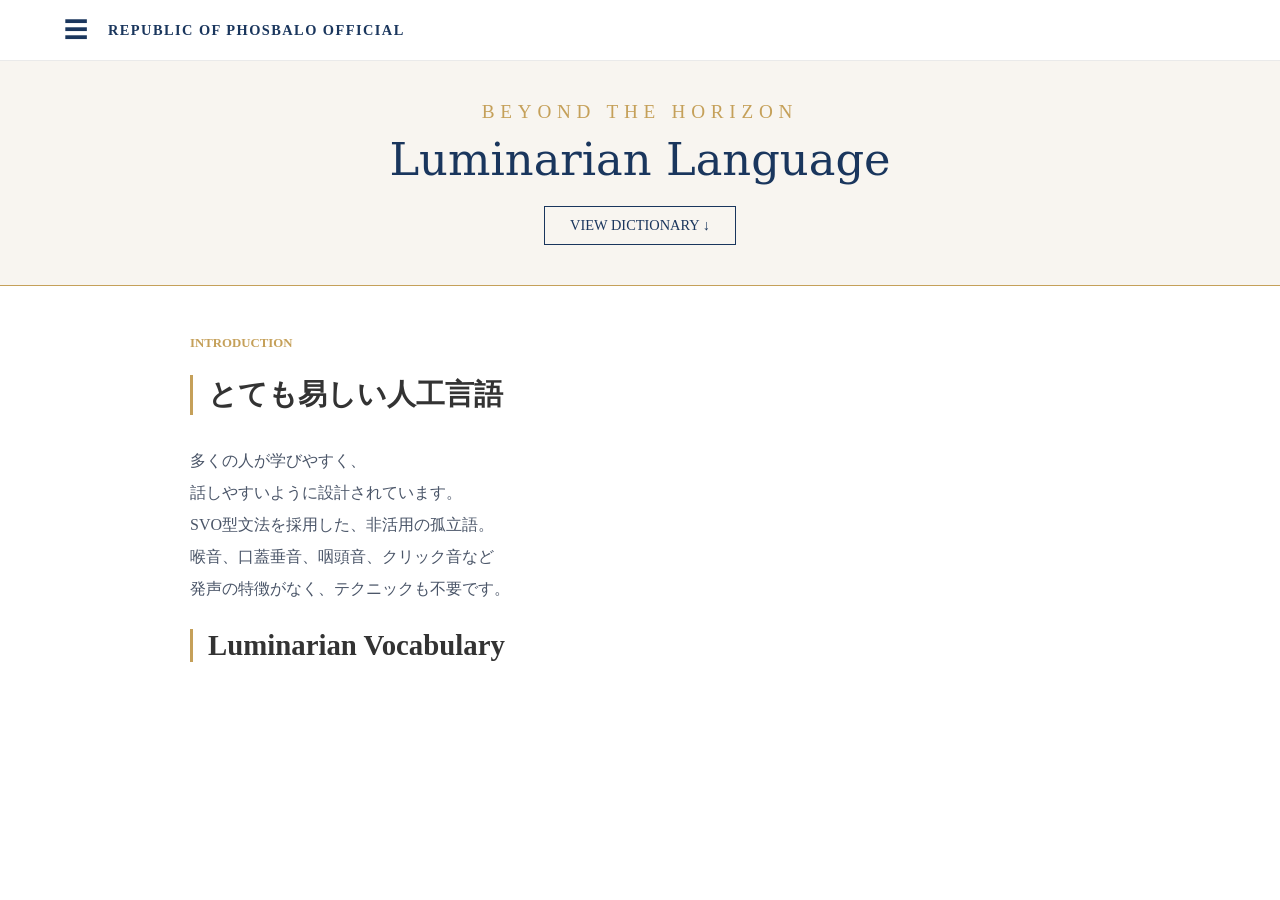
<file: luminaralang.html>
<!DOCTYPE html>
<html lang="ja">
<head>
    <meta charset="UTF-8">
    <meta name="viewport" content="width=device-width, initial-scale=1.0">
    <title>Luminarian Language | Republic of Phosbalo</title>
    <style>
        :root {
            --primary-navy: #1a365d;
            --soft-gold: #c5a059;
            --bg-beige: #f8f5f0;
            --accent-blue: #2c5282;
            --white: #ffffff;
        }

        body {
            margin: 0;
            font-family: 'Optima', 'Didot', 'Hiragino Mincho ProN', serif;
            background-color: var(--white);
            color: #333;
        }

        /* ヘッダー：高さを抑えてエレガントに */
        header {
            height: 60px;
            padding: 0 5%;
            display: flex;
            align-items: center;
            border-bottom: 1px solid #eaeaea;
            background: var(--white);
            position: sticky;
            top: 0;
            z-index: 100;
        }

        /* サイドメニューのボタン（左配置） */
        .menu-btn {
            cursor: pointer;
            font-size: 24px;
            color: var(--primary-navy);
            margin-right: 20px;
        }

        .gov-title {
            font-size: 0.9rem;
            letter-spacing: 0.1em;
            color: var(--primary-navy);
            text-transform: uppercase;
            font-weight: 600;
        }

        /* サイドナビゲーション */
        .sidenav {
            height: 100%;
            width: 0;
            position: fixed;
            z-index: 200;
            top: 0;
            left: 0;
            background-color: var(--primary-navy);
            overflow-x: hidden;
            transition: 0.5s;
            padding-top: 60px;
        }

        .sidenav a {
            padding: 15px 32px;
            text-decoration: none;
            font-size: 1.1rem;
            color: #e2e8f0;
            display: block;
            transition: 0.3s;
            border-bottom: 1px solid #2d3748;
        }

        .sidenav a:hover {
            color: var(--soft-gold);
            background: #2d3748;
        }

        .sidenav .closebtn {
            position: absolute;
            top: 0;
            right: 25px;
            font-size: 36px;
            margin-left: 50px;
            border: none;
        }

        /* ヒーローエリア：高さを詰め、装飾を洗練 */
        .hero-banner {
            background-color: var(--bg-beige);
            padding: 40px 5%;
            text-align: center;
            border-bottom: 1px solid var(--soft-gold);
        }

        .hero-banner h1 {
            font-size: 1.2rem;
            color: var(--soft-gold);
            margin: 0;
            letter-spacing: 0.3em;
            font-weight: 400;
        }

        .lang-main-title {
            font-size: 2.8rem;
            color: var(--primary-navy);
            margin: 10px 0;
            font-family: 'serif';
        }

        /* 単語まとめへのクイックリンク */
        .quick-nav {
            margin-top: 20px;
        }

        .btn-dictionary {
            display: inline-block;
            padding: 10px 25px;
            border: 1px solid var(--primary-navy);
            color: var(--primary-navy);
            text-decoration: none;
            font-size: 0.9rem;
            transition: all 0.3s;
        }

        .btn-dictionary:hover {
            background: var(--primary-navy);
            color: var(--white);
        }

        /* メインコンテンツ */
        main {
            padding: 50px 10%;
            max-width: 900px;
            margin: 0 auto;
        }

        .section-tag {
            color: var(--soft-gold);
            font-weight: bold;
            font-size: 0.8rem;
            margin-bottom: 10px;
            display: block;
        }

        .article h2 {
            font-size: 1.8rem;
            border-left: 3px solid var(--soft-gold);
            padding-left: 15px;
            margin-bottom: 30px;
        }

        .article p {
            line-height: 2;
            color: #4a5568;
            margin-bottom: 20px;
        }
    </style>
</head>
<body>

<div id="mySidenav" class="sidenav">
    <a href="javascript:void(0)" class="closebtn" onclick="closeNav()">&times;</a>
    <a href="index.html">Republic of Luminara</a>
 
</div>

<header>
    <div class="menu-btn" onclick="openNav()">&#9776;</div>
    <div class="gov-title">Republic of Phosbalo Official</div>
</header>

<div class="hero-banner">
    <h1>BEYOND THE HORIZON</h1>
    <div class="lang-main-title">Luminarian Language</div>
    <div class="quick-nav">
        <a href="dictionary.html" class="btn-dictionary">VIEW DICTIONARY ↓</a>
    </div>
</div>

<main>
    <div class="article">
        <span class="section-tag">INTRODUCTION</span>
        <h2>とても易しい人工言語</h2>
        <p>
            多くの人が学びやすく、<br>
            話しやすいように設計されています。<br>
            SVO型文法を採用した、非活用の孤立語。<br>
            喉音、口蓋垂音、咽頭音、クリック音など<br>
            発声の特徴がなく、テクニックも不要です。
        </p>
        <p>
        </p>
        
        <h2 id="dictionary.html">Luminarian Vocabulary</h2>
        <p>

        </p>
        </div>
</main>

<script>
function openNav() {
    document.getElementById("mySidenav").style.width = "300px";
}

function closeNav() {
    document.getElementById("mySidenav").style.width = "0";
}
</script>

</body>
</html>
</file>
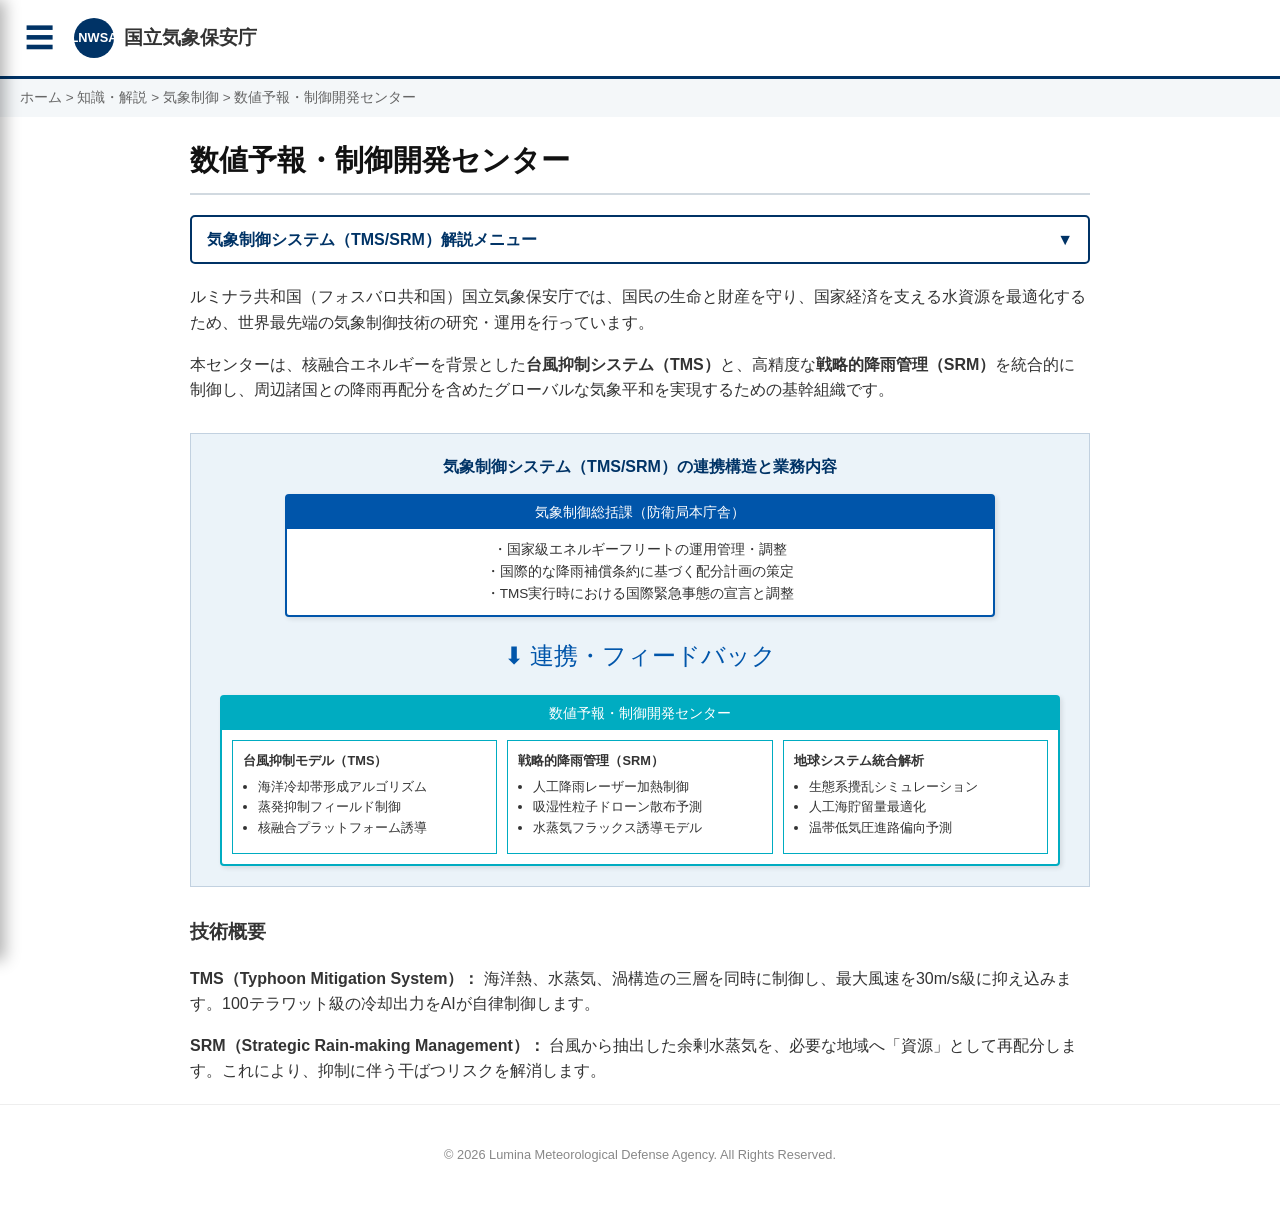
<file: luminaranwsa.html>
<!DOCTYPE html>
<html lang="ja">
<head>
    <meta charset="UTF-8">
    <meta name="viewport" content="width=device-width, initial-scale=1.0">
    <title>数値予報・気象制御開発センター | ルミナラ共和国 国立気象保安庁</title>
    <style>
        :root {
            --primary-blue: #003366;
            --secondary-blue: #0055aa;
            --accent-cyan: #00acc1;
            --light-gray: #f4f7f9;
            --border-color: #d1d9e0;
        }

        body {
            font-family: "Helvetica Neue", Arial, "Hiragino Kaku Gothic ProN", "Hiragino Sans", Meiryo, sans-serif;
            line-height: 1.6;
            color: #333;
            margin: 0;
            background-color: #fff;
            overflow-x: hidden;
        }

        /* ヘッダー：左上に三本線を固定 */
        header {
            border-bottom: 3px solid var(--primary-blue);
            padding: 10px 20px;
            display: flex;
            align-items: center;
            justify-content: flex-start; /* 左寄せ */
            gap: 15px;
            position: sticky;
            top: 0;
            background: #fff;
            z-index: 1000;
        }

        .menu-trigger {
            font-size: 1.8rem;
            cursor: pointer;
            color: var(--primary-blue);
            user-select: none;
            padding: 5px;
        }

        .logo-area {
            display: flex;
            align-items: center;
            font-weight: bold;
            font-size: 1.2rem;
        }

        .logo-icon {
            width: 40px;
            height: 40px;
            background: var(--primary-blue);
            border-radius: 50%;
            margin-right: 10px;
            display: flex;
            align-items: center;
            justify-content: center;
            color: white;
            font-size: 0.8rem;
        }

        /* サイドドロワーメニュー（濃紺） */
        .side-menu {
            position: fixed;
            top: 0;
            left: -300px;
            width: 300px;
            height: 100%;
            background: var(--primary-blue);
            color: white;
            transition: 0.3s cubic-bezier(0.4, 0, 0.2, 1);
            z-index: 2000;
            padding-top: 60px;
            box-shadow: 5px 0 15px rgba(0,0,0,0.3);
        }

        .side-menu.active {
            left: 0;
        }

        .side-menu a {
            display: block;
            padding: 18px 25px;
            color: white;
            text-decoration: none;
            border-bottom: 1px solid rgba(255,255,255,0.1);
            font-weight: bold;
            font-size: 0.95rem;
        }

        .side-menu a:hover {
            background: var(--secondary-blue);
        }

        .close-btn {
            position: absolute;
            top: 10px;
            right: 20px;
            font-size: 2rem;
            cursor: pointer;
            color: white;
        }

        /* 背景オーバーレイ */
        .overlay {
            position: fixed;
            top: 0;
            left: 0;
            width: 100%;
            height: 100%;
            background: rgba(0,0,0,0.5);
            display: none;
            z-index: 1500;
        }

        .overlay.active {
            display: block;
        }

        /* パンくずリスト */
        .breadcrumb {
            background: var(--light-gray);
            padding: 8px 20px;
            font-size: 0.85rem;
            color: #666;
        }

        /* メインコンテンツ */
        main {
            max-width: 900px;
            margin: 20px auto;
            padding: 0 20px;
        }

        h1 {
            font-size: 1.8rem;
            border-bottom: 2px solid var(--border-color);
            padding-bottom: 10px;
            color: #111;
        }

        .menu-box {
            border: 2px solid var(--primary-blue);
            border-radius: 5px;
            margin: 20px 0;
            padding: 10px 15px;
            display: flex;
            justify-content: space-between;
            align-items: center;
            font-weight: bold;
            color: var(--primary-blue);
        }

        .intro-text {
            margin-bottom: 30px;
        }

        /* 図解エリア：デザイン復元 */
        .diagram-container {
            background-color: #ebf3f9;
            border: 1px solid #c2d1e0;
            padding: 20px;
            text-align: center;
            margin: 30px 0;
        }

        .diagram-title {
            font-weight: bold;
            margin-bottom: 15px;
            color: var(--primary-blue);
        }

        .system-chart {
            display: flex;
            flex-direction: column;
            gap: 20px;
            align-items: center;
        }

        .box {
            background: white;
            border: 2px solid var(--secondary-blue);
            padding: 10px;
            width: 80%;
            border-radius: 4px;
            box-shadow: 2px 2px 5px rgba(0,0,0,0.1);
        }

        .box-title {
            background: var(--secondary-blue);
            color: white;
            padding: 5px;
            margin: -10px -10px 10px -10px;
            font-size: 0.9rem;
        }

        .grid-3 {
            display: grid;
            grid-template-columns: repeat(3, 1fr);
            gap: 10px;
            width: 100%;
        }

        .sub-box {
            background: #fff;
            border: 1px solid var(--accent-cyan);
            padding: 10px;
            font-size: 0.8rem;
            text-align: left;
        }

        .sub-box ul {
            padding-left: 15px;
            margin: 5px 0;
        }

        .arrow {
            font-size: 24px;
            color: var(--secondary-blue);
        }

        footer {
            text-align: center;
            padding: 40px;
            font-size: 0.8rem;
            color: #888;
            border-top: 1px solid #eee;
        }
    </style>
</head>
<body>

<div class="overlay" id="overlay"></div>
<nav class="side-menu" id="sideMenu">
    <div class="close-btn" id="closeBtn">&times;</div>
    <a href="index.html">Republic of Luminara</a>
    <a href="laws.html">Laws of Luminara</a>
</nav>

<header>
    <div class="menu-trigger" id="menuTrigger">☰</div>
    <div class="logo-area">
        <div class="logo-icon">LNWSA</div>
        <div>国立気象保安庁</div>
    </div>
</header>

<div class="breadcrumb">
    ホーム > 知識・解説 > 気象制御 > 数値予報・制御開発センター
</div>

<main>
    <h1>数値予報・制御開発センター</h1>

    <div class="menu-box">
        気象制御システム（TMS/SRM）解説メニュー
        <span>▼</span>
    </div>

    <section class="intro-text">
        <p>ルミナラ共和国（フォスバロ共和国）国立気象保安庁では、国民の生命と財産を守り、国家経済を支える水資源を最適化するため、世界最先端の気象制御技術の研究・運用を行っています。</p>
        <p>本センターは、核融合エネルギーを背景とした<b>台風抑制システム（TMS）</b>と、高精度な<b>戦略的降雨管理（SRM）</b>を統合的に制御し、周辺諸国との降雨再配分を含めたグローバルな気象平和を実現するための基幹組織です。</p>
    </section>

    <div class="diagram-container">
        <div class="diagram-title">気象制御システム（TMS/SRM）の連携構造と業務内容</div>
        
        <div class="system-chart">
            <div class="box">
                <div class="box-title">気象制御総括課（防衛局本庁舎）</div>
                <div style="font-size: 0.85rem;">
                    ・国家級エネルギーフリートの運用管理・調整<br>
                    ・国際的な降雨補償条約に基づく配分計画の策定<br>
                    ・TMS実行時における国際緊急事態の宣言と調整
                </div>
            </div>

            <div class="arrow">⬇ 連携・フィードバック</div>

            <div class="box" style="border-color: var(--accent-cyan); width: 95%;">
                <div class="box-title" style="background: var(--accent-cyan);">数値予報・制御開発センター</div>
                
                <div class="grid-3">
                    <div class="sub-box">
                        <strong>台風抑制モデル（TMS）</strong>
                        <ul>
                            <li>海洋冷却帯形成アルゴリズム</li>
                            <li>蒸発抑制フィールド制御</li>
                            <li>核融合プラットフォーム誘導</li>
                        </ul>
                    </div>
                    <div class="sub-box">
                        <strong>戦略的降雨管理（SRM）</strong>
                        <ul>
                            <li>人工降雨レーザー加熱制御</li>
                            <li>吸湿性粒子ドローン散布予測</li>
                            <li>水蒸気フラックス誘導モデル</li>
                        </ul>
                    </div>
                    <div class="sub-box">
                        <strong>地球システム統合解析</strong>
                        <ul>
                            <li>生態系攪乱シミュレーション</li>
                            <li>人工海貯留量最適化</li>
                            <li>温帯低気圧進路偏向予測</li>
                        </ul>
                    </div>
                </div>
            </div>
        </div>
    </div>

    <section>
        <h3>技術概要</h3>
        <p><b>TMS（Typhoon Mitigation System）：</b> 海洋熱、水蒸気、渦構造の三層を同時に制御し、最大風速を30m/s級に抑え込みます。100テラワット級の冷却出力をAIが自律制御します。</p>
        <p><b>SRM（Strategic Rain-making Management）：</b> 台風から抽出した余剰水蒸気を、必要な地域へ「資源」として再配分します。これにより、抑制に伴う干ばつリスクを解消します。</p>
    </section>
</main>

<footer>
    &copy; 2026 Lumina Meteorological Defense Agency. All Rights Reserved.
</footer>

<script>
    const menuTrigger = document.getElementById('menuTrigger');
    const sideMenu = document.getElementById('sideMenu');
    const closeBtn = document.getElementById('closeBtn');
    const overlay = document.getElementById('overlay');

    // メニューを開く
    menuTrigger.addEventListener('click', () => {
        sideMenu.classList.add('active');
        overlay.classList.add('active');
    });

    // メニューを閉じる
    const closeMenu = () => {
        sideMenu.classList.remove('active');
        overlay.classList.remove('active');
    };

    closeBtn.addEventListener('click', closeMenu);
    overlay.addEventListener('click', closeMenu);
</script>

</body>
</html>
</file>
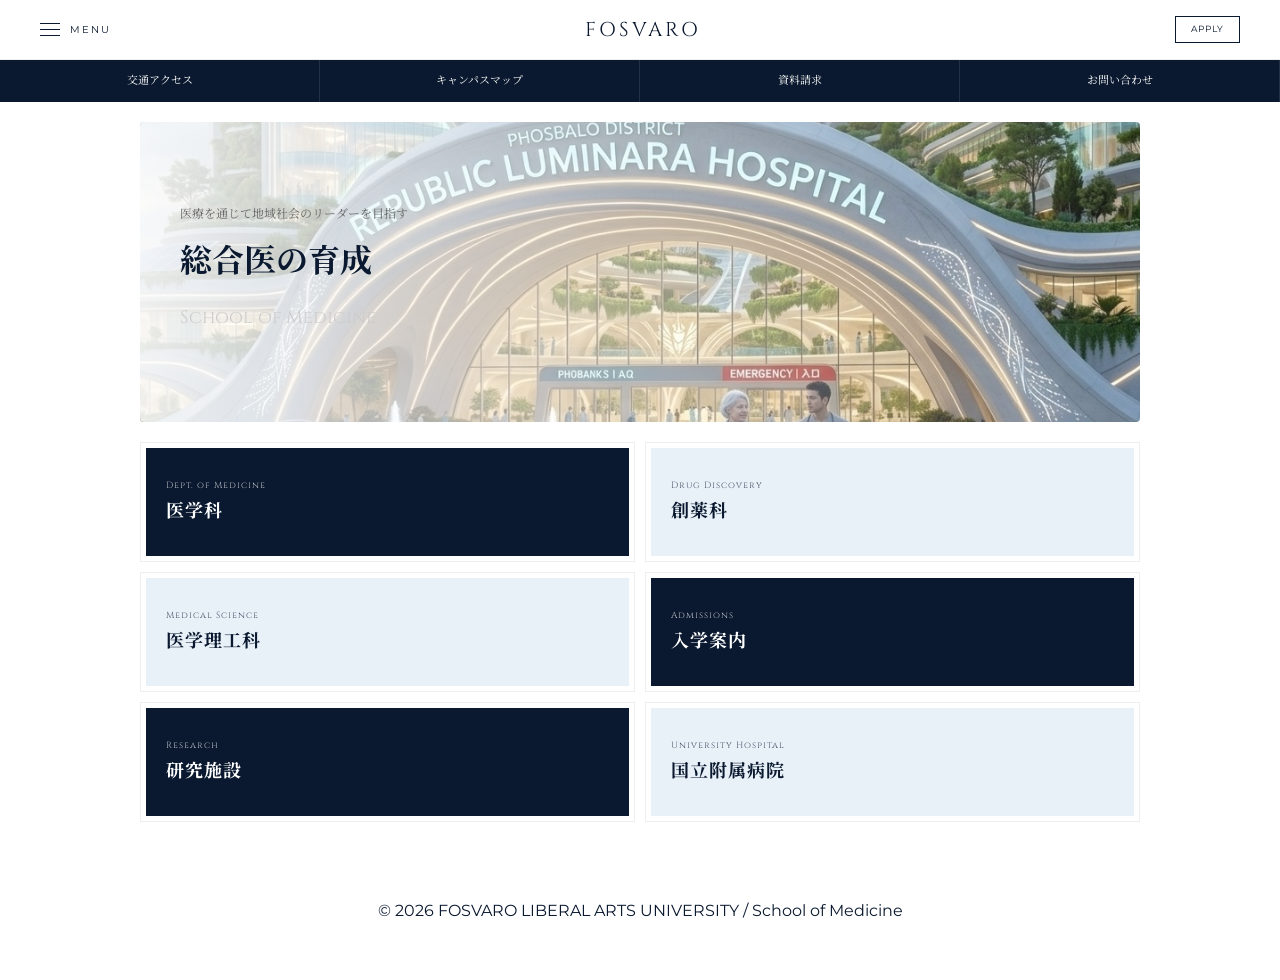
<file: medicine.html>
<!DOCTYPE html>
<html lang="ja">
<head>
    <meta charset="UTF-8">
    <meta name="viewport" content="width=device-width, initial-scale=1.0">
    <title>医学部 | 国立フォスバロ教養大学</title>
    <link rel="stylesheet" href="style3.css">
    <link href="https://fonts.googleapis.com/css2?family=Cinzel:wght@400;700&family=Montserrat:wght@300;600&family=Noto+Serif+JP:wght@300;600&display=swap" rel="stylesheet">
</head>
<body class="med-page">

    <nav class="top-nav">
        <div class="menu-trigger" onclick="openNav()">
            <div class="hamburger"><span></span><span></span><span></span></div>
            <span class="menu-text">MENU</span>
        </div>
        <div class="brand-logo" onclick="location.href='index.html'">FOSVARO</div>
        <div class="apply-btn">APPLY</div>
    </nav>

    <div id="sideNav" class="sidenav">
        <a href="javascript:void(0)" class="closebtn" onclick="closeNav()">&times;</a>
        <div class="sidenav-content">
            <p class="nav-category">FLAU MENU</p>
            <a href="index.html">TOP / INDEX</a>
            <a href="university.html">FACULTY OF MEDICINE</a>
        </div>
    </div>

    <div class="quick-nav-bar">
        <div class="q-item">交通アクセス</div>
        <div class="q-item">キャンパスマップ</div>
        <div class="q-item">資料請求</div>
        <div class="q-item">お問い合わせ</div>
    </div>

    <main class="med-main-content">
        
        <div class="med-hero-box">
            <img src="IMG_8481.jpeg" alt="Medicine" class="med-img">
            <div class="med-overlay">
                <div class="med-title-wrap">
                    <p class="sub-txt">医療を通じて地域社会のリーダーを目指す</p>
                    <h1>総合医の育成</h1>
                    <p class="en-txt">School of Medicine</p>
                </div>
            </div>
        </div>

        <div class="med-command-grid">
            <div class="cmd-card blue-bg" onclick="location.href='#'">
                <div class="cmd-inner">
                    <span class="cmd-en">Dept. of Medicine</span>
                    <h3>医学科</h3>
                </div>
            </div>
            <div class="cmd-card light-bg" onclick="location.href='#'">
                <div class="cmd-inner">
                    <span class="cmd-en">Drug Discovery</span>
                    <h3>創薬科</h3>
                </div>
            </div>
            <div class="cmd-card light-bg" onclick="location.href='#'">
                <div class="cmd-inner">
                    <span class="cmd-en">Medical Science</span>
                    <h3>医学理工科</h3>
                </div>
            </div>
            <div class="cmd-card blue-bg" onclick="location.href='#'">
                <div class="cmd-inner">
                    <span class="cmd-en">Admissions</span>
                    <h3>入学案内</h3>
                </div>
            </div>
            <div class="cmd-card blue-bg" onclick="location.href='#'">
                <div class="cmd-inner">
                    <span class="cmd-en">Research</span>
                    <h3>研究施設</h3>
                </div>
            </div>
            <div class="cmd-card light-bg" onclick="location.href='#'">
                <div class="cmd-inner">
                    <span class="cmd-en">University Hospital</span>
                    <h3>国立附属病院</h3>
                </div>
            </div>
        </div>

    </main>

    <footer class="med-footer">
        <p>© 2026 FOSVARO LIBERAL ARTS UNIVERSITY / School of Medicine</p>
    </footer>

    <script>
        function openNav() { document.getElementById("sideNav").style.width = "100%"; }
        function closeNav() { document.getElementById("sideNav").style.width = "0"; }
    </script>
</body>
</html>
</file>
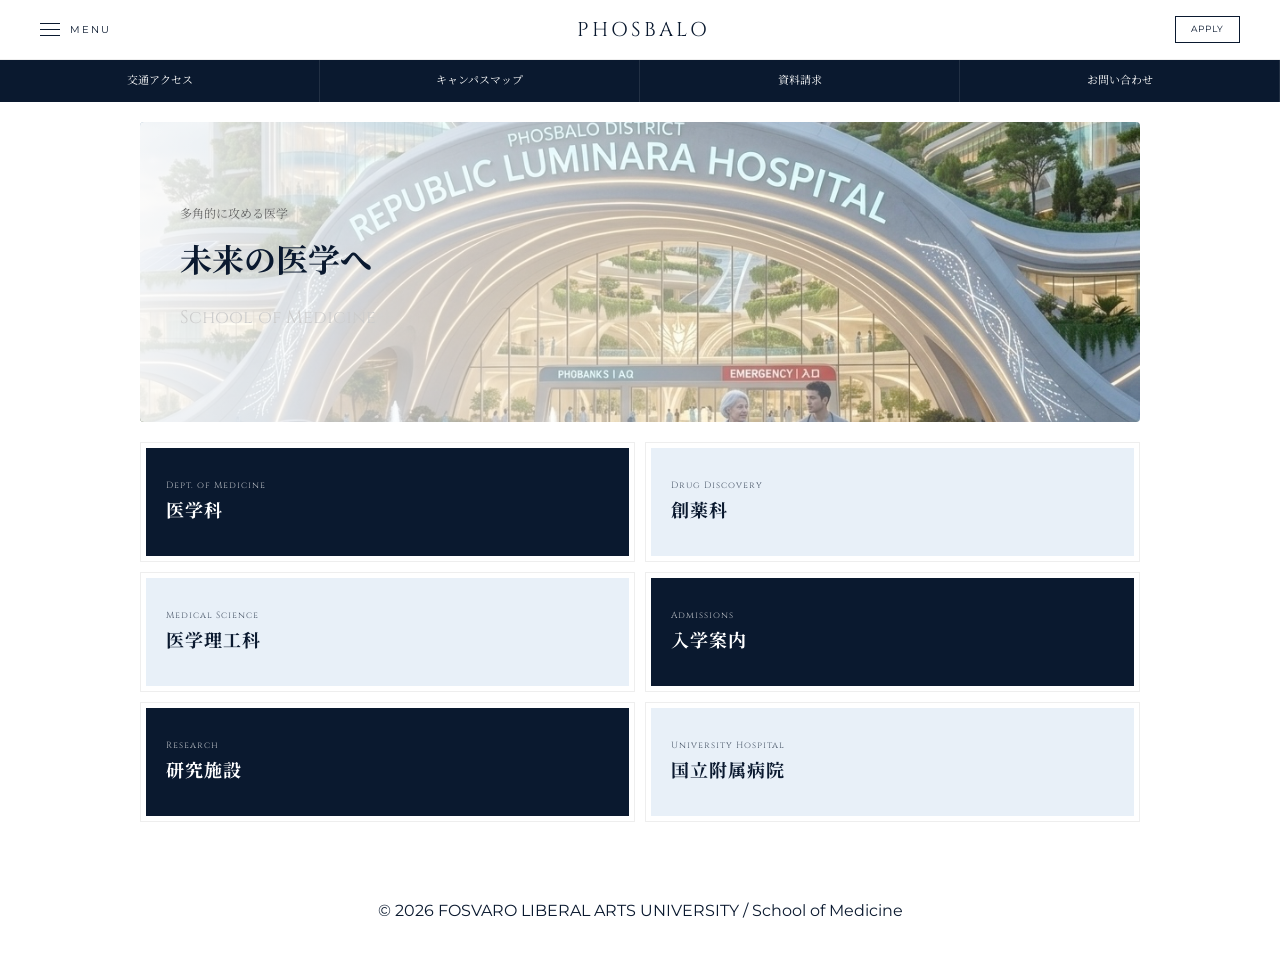
<file: medicine2.html>
<!DOCTYPE html>
<html lang="ja">
<head>
    <meta charset="UTF-8">
    <meta name="viewport" content="width=device-width, initial-scale=1.0">
    <title>医学部 | 国立フォスバロ大学</title>
    <link rel="stylesheet" href="style3.css">
    <link href="https://fonts.googleapis.com/css2?family=Cinzel:wght@400;700&family=Montserrat:wght@300;600&family=Noto+Serif+JP:wght@300;600&display=swap" rel="stylesheet">
</head>
<body class="med-page">

    <nav class="top-nav">
        <div class="menu-trigger" onclick="openNav()">
            <div class="hamburger"><span></span><span></span><span></span></div>
            <span class="menu-text">MENU</span>
        </div>
        <div class="brand-logo" onclick="location.href='index.html'">PHOSBALO</div>
        <div class="apply-btn">APPLY</div>
    </nav>

    <div id="sideNav" class="sidenav">
        <a href="javascript:void(0)" class="closebtn" onclick="closeNav()">&times;</a>
        <div class="sidenav-content">
            <p class="nav-category">FLAU MENU</p>
            <a href="index.html">Republic of Luminara</a>
            <a href="university.html">PHOSBALO UNIVERSITYTOP</a>
        </div>
    </div>

    <div class="quick-nav-bar">
        <div class="q-item">交通アクセス</div>
        <div class="q-item">キャンパスマップ</div>
        <div class="q-item">資料請求</div>
        <div class="q-item">お問い合わせ</div>
    </div>

    <main class="med-main-content">
        
        <div class="med-hero-box">
            <img src="IMG_8481.jpeg" alt="Medicine" class="med-img">
            <div class="med-overlay">
                <div class="med-title-wrap">
                    <p class="sub-txt">多角的に攻める医学</p>
                    <h1>未来の医学へ</h1>
                    <p class="en-txt">School of Medicine</p>
                </div>
            </div>
        </div>

        <div class="med-command-grid">
            <div class="cmd-card blue-bg" onclick="location.href='#'">
                <div class="cmd-inner">
                    <span class="cmd-en">Dept. of Medicine</span>
                    <h3>医学科</h3>
                </div>
            </div>
            <div class="cmd-card light-bg" onclick="location.href='#'">
                <div class="cmd-inner">
                    <span class="cmd-en">Drug Discovery</span>
                    <h3>創薬科</h3>
                </div>
            </div>
            <div class="cmd-card light-bg" onclick="location.href='#'">
                <div class="cmd-inner">
                    <span class="cmd-en">Medical Science</span>
                    <h3>医学理工科</h3>
                </div>
            </div>
            <div class="cmd-card blue-bg" onclick="location.href='#'">
                <div class="cmd-inner">
                    <span class="cmd-en">Admissions</span>
                    <h3>入学案内</h3>
                </div>
            </div>
            <div class="cmd-card blue-bg" onclick="location.href='#'">
                <div class="cmd-inner">
                    <span class="cmd-en">Research</span>
                    <h3>研究施設</h3>
                </div>
            </div>
            <div class="cmd-card light-bg" onclick="location.href='#'">
                <div class="cmd-inner">
                    <span class="cmd-en">University Hospital</span>
                    <h3>国立附属病院</h3>
                </div>
            </div>
        </div>

    </main>

    <footer class="med-footer">
        <p>© 2026 FOSVARO LIBERAL ARTS UNIVERSITY / School of Medicine</p>
    </footer>

    <script>
        function openNav() { document.getElementById("sideNav").style.width = "100%"; }
        function closeNav() { document.getElementById("sideNav").style.width = "0"; }
    </script>
</body>
</html>
</file>
<file: style2.css>
:root {
    --gold: #d4af37;
    --dark-blue: #0a2342;
    --emerald: #2e7d32;
    --white: #ffffff;
}

body {
    margin: 0;
    font-family: 'Noto Sans JP', sans-serif;
    background-color: #f4f7f6;
    color: var(--dark-blue);
    overflow-x: hidden;
}

header {
    background: rgba(255, 255, 255, 0.95);
    padding: 15px 5%;
    position: fixed;
    width: 90%;
    z-index: 1000;
    box-shadow: 0 2px 10px rgba(0,0,0,0.1);
}

.nav-container {
    display: flex;
    justify-content: flex-start;
    align-items: center;
}

.logo {
    margin-left: 20px;
    margin-right: auto;
    text-align: left;
}

.logo h1 {
    font-family: 'Cinzel', serif;
    font-size: 1.5rem;
    margin: 0;
    letter-spacing: 2px;
}

.logo p {
    font-size: 0.7rem;
    margin: 0;
    color: var(--gold);
}

.hamburger {
    cursor: pointer;
    width: 30px;
    z-index: 1001;
}

.hamburger span {
    display: block;
    height: 3px;
    background: var(--dark-blue);
    margin: 5px 0;
    transition: 0.3s;
}

.header-right {
    margin-left: 20px;
}

#side-menu {
    position: fixed;
    left: -250px;
    top: 0;
    width: 250px;
    height: 100%;
    background: var(--dark-blue);
    padding-top: 100px;
    transition: 0.4s;
    z-index: 999;
}

#side-menu.active {
    left: 0;
}

#side-menu ul {
    list-style: none;
    padding: 0;
}

#side-menu ul li a {
    display: block;
    padding: 15px 25px;
    color: white;
    text-decoration: none;
    border-bottom: 1px solid rgba(255,255,255,0.1);
    transition: 0.3s;
}

#side-menu ul li a:hover {
    background: rgba(255,255,255,0.1);
    color: var(--gold);
}

/* フィルターを削除したヒーローセクション */
.hero {
    height: 80vh;
    background: url('IMG_8490.jpeg') center/cover;
    display: flex;
    align-items: center;
    justify-content: center;
    text-align: center;
    color: white;
    padding-top: 60px;
}

.hero h2 { 
    font-size: 3rem; 
    margin-bottom: 1rem;
    text-shadow: 2px 2px 10px rgba(0,0,0,0.5); /* 文字の視認性確保 */
}

.hero p {
    line-height: 1.8;
    font-size: 1.2rem;
    text-shadow: 1px 1px 8px rgba(0,0,0,0.5);
}

.login-btn {
    background: var(--gold);
    color: white;
    border: none;
    padding: 10px 20px;
    border-radius: 5px;
    cursor: pointer;
    font-weight: bold;
}

.promo { padding: 80px 5%; }

.promo-card {
    background: white;
    display: flex;
    flex-wrap: wrap;
    border-radius: 15px;
    overflow: hidden;
    box-shadow: 0 10px 30px rgba(0,0,0,0.05);
}

.promo-text { padding: 40px; flex: 1; min-width: 300px; }

/* プロモーションエリアもフィルターを削除 */
.promo-image { 
    flex: 1; 
    min-width: 300px;
    background: url('IMG_8490.jpeg') center/cover;
    display: flex; 
    align-items: center; 
    justify-content: center;
    color: white;
}

.image-placeholder {
    background: rgba(0,0,0,0.4);
    padding: 10px 20px;
    border-radius: 5px;
    font-weight: bold;
}

.badge {
    background: var(--gold);
    color: white;
    padding: 5px 10px;
    font-size: 0.8rem;
    border-radius: 3px;
    display: inline-block;
    margin-bottom: 10px;
}

.hero-btns {
    display: flex;
    justify-content: center;
    flex-wrap: wrap;
    gap: 15px;
    margin-top: 25px;
}

.hero-btns a {
    display: inline-block;
    padding: 12px 30px;
    text-decoration: none;
    border-radius: 5px;
    font-weight: bold;
    white-space: nowrap;
    transition: 0.3s;
}

.btn-main { background: var(--gold); color: white; }
.btn-main:hover { background: #b89a30; }

.btn-sub { 
    border: 2px solid white; 
    color: white;
    text-shadow: 1px 1px 5px rgba(0,0,0,0.3);
    box-shadow: 0 4px 10px rgba(0,0,0,0.2);
}
.btn-sub:hover { background: rgba(255,255,255,0.2); }
</file>
<file: style4.css>
:root {
    --lctv-blue: #004275;
    --bg-gray: #f2f4f6;
    --border-color: #d1d9e0;
    --text-main: #333;
    --white: #ffffff;
}

body {
    font-family: 'Inter', 'Noto Sans JP', sans-serif;
    margin: 0;
    background-color: var(--bg-gray);
}

header {
    background: #ffffff;
    border-bottom: 1px solid var(--border-color);
    position: sticky;
    top: 0;
    z-index: 1000;
}

.header-main {
    display: flex;
    justify-content: flex-start;
    align-items: center;
    padding: 10px 15px;
    gap: 15px;
}

.lctv-logo-img {
    height: 55px;
    display: block;
    margin-left: 5px;
}

.search-container {
    display: flex;
    background: #f0f2f5;
    border-radius: 20px;
    padding: 6px 15px;
}

.search-container input { border: none; background: transparent; outline: none; width: 130px; font-size: 13px; }

/* ハンバーガーメニュー */
.side-menu-overlay {
    position: fixed;
    top: 0;
    left: -100%;
    width: 100%;
    height: 100%;
    background: rgba(0, 66, 117, 0.98);
    color: white;
    z-index: 2000;
    transition: 0.3s ease-in-out;
    display: flex;
    justify-content: center;
    align-items: center;
}
.side-menu-overlay.open { left: 0; }
.menu-title { font-size: 24px; border-bottom: 2px solid white; padding-bottom: 10px; margin-bottom: 30px; }
.side-nav-list ul { list-style: none; padding: 0; text-align: center; }
.side-nav-list li { font-size: 18px; margin: 20px 0; cursor: pointer; }
.close-btn { position: absolute; top: 20px; right: 25px; font-size: 40px; color: white; background: none; border: none; cursor: pointer; }

.hamburger-menu { background: none; border: none; cursor: pointer; display: flex; flex-direction: column; gap: 5px; }
.hamburger-menu span { width: 24px; height: 2px; background: var(--text-main); display: block; }

/* チャンネルタブ：以前の並びスタイル */
.channel-tabs {
    display: flex;
    overflow-x: auto;
    gap: 10px;
    padding: 10px 15px;
    background: white;
    -webkit-overflow-scrolling: touch;
}

.channel-tabs::-webkit-scrollbar { display: none; } /* スクロールバーを隠す */

.ch-item {
    min-width: 95px; /* 前のゆったりした幅を再現 */
    border: 1px solid var(--border-color);
    background: var(--white);
    padding: 8px 12px;
    border-radius: 4px;
    text-align: left;
    flex-shrink: 0;
    cursor: pointer;
}

.ch-item.active {
    border: 2px solid var(--lctv-blue);
    background: #f0f7ff;
}

.ch-item strong {
    display: block;
    font-size: 13px;
    color: var(--lctv-blue);
}

.ch-item span {
    font-size: 11px;
    color: #666;
}

/* その他パーツ */
.sub-nav { overflow-x: auto; background: white; border-top: 1px solid #f0f0f0; }
.sub-nav ul { display: flex; list-style: none; margin: 0; padding: 0 15px; gap: 20px; white-space: nowrap; }
.sub-nav li { padding: 12px 5px; font-weight: bold; color: #777; font-size: 14px; cursor: pointer; }
.sub-nav li.active { color: var(--lctv-blue); border-bottom: 3px solid var(--lctv-blue); }

.date-bar { display: flex; background: white; padding: 12px; border-bottom: 1px solid var(--border-color); }
.date-list { flex-grow: 1; display: flex; justify-content: space-around; }
.date-item { text-align: center; cursor: pointer; opacity: 0.4; }
.date-item.active { opacity: 1; color: var(--lctv-blue); font-weight: bold; }
.d-label { display: block; font-size: 11px; }
.d-value { display: block; font-size: 15px; font-weight: bold; }

.program-card { display: flex; background: white; padding: 18px; border-radius: 12px; align-items: center; margin-bottom: 12px; box-shadow: 0 2px 8px rgba(0,0,0,0.04); }
.p-time { width: 65px; font-weight: bold; font-size: 19px; color: var(--lctv-blue); }
.p-detail { flex-grow: 1; border-left: 1px solid #eee; padding-left: 18px; }
.p-play { border: 1px solid var(--lctv-blue); color: var(--lctv-blue); background: none; padding: 6px 14px; border-radius: 6px; }

.time-filter { padding: 15px; display: flex; justify-content: center; gap: 10px; }
.filter-btn { border: 1px solid var(--border-color); background: white; padding: 6px 18px; border-radius: 20px; cursor: pointer; }
.filter-btn.active { background: var(--lctv-blue); color: white; border-color: var(--lctv-blue); }
</file>
<file: style3.css>
:root {
    --primary: #0A192F; /* ルミナビアン・ブルー */
    --accent: #C5A059;  /* ゴールド */
    --light-blue: #E8F0F8;
    --text-white: #FFFFFF;
}

body, html {
    margin: 0;
    padding: 0;
    font-family: 'Montserrat', 'Noto Serif JP', sans-serif;
    background-color: #fff;
    color: var(--primary);
    line-height: 1.6;
}

/* --- ナビゲーション（固定） --- */
.top-nav {
    position: fixed;
    top: 0;
    width: 100%;
    height: 60px;
    display: flex;
    justify-content: space-between;
    align-items: center;
    padding: 0 40px;
    box-sizing: border-box;
    z-index: 1000;
    background: #fff;
    border-bottom: 1px solid #eee;
}

.menu-trigger {
    display: flex;
    align-items: center;
    cursor: pointer;
}

.hamburger span {
    display: block;
    width: 20px;
    height: 1px;
    background: var(--primary);
    margin: 5px 0;
}

.menu-text {
    font-size: 10px;
    letter-spacing: 2px;
    margin-left: 10px;
}

.brand-logo {
    font-family: 'Cinzel', serif;
    font-size: 20px;
    letter-spacing: 3px;
    cursor: pointer;
}

.apply-btn {
    border: 1px solid var(--primary);
    padding: 5px 15px;
    font-size: 9px;
    letter-spacing: 1px;
    cursor: pointer;
}

/* --- クイックナビバナー（自治医大風） --- */
.quick-nav-bar {
    margin-top: 60px;
    display: flex;
    background: var(--primary);
}

.q-item {
    flex: 1;
    text-align: center;
    color: #fff;
    padding: 12px 0;
    font-size: 11px;
    border-right: 1px solid rgba(255,255,255,0.1);
    cursor: pointer;
    transition: 0.3s;
}

.q-item:hover {
    background: var(--accent);
}

/* --- メインエリア --- */
.med-main-content {
    max-width: 1000px;
    margin: 20px auto;
    padding: 0 20px;
}

/* ヒーロー画像（高さを300pxに厳格固定） */
.med-hero-box {
    position: relative;
    width: 100%;
    height: 300px; 
    overflow: hidden;
    border-radius: 4px;
}

.med-img {
    width: 100%;
    height: 100%;
    object-fit: cover;
}

.med-overlay {
    position: absolute;
    top: 0;
    left: 0;
    width: 100%;
    height: 100%;
    background: linear-gradient(90deg, rgba(255,255,255,0.9), transparent);
    display: flex;
    align-items: center;
    padding-left: 40px;
}

.med-title-wrap h1 {
    font-size: 32px;
    margin: 5px 0;
    color: var(--primary);
}

.med-title-wrap .sub-txt {
    font-size: 12px;
    color: #666;
}

.med-title-wrap .en-txt {
    font-family: 'Cinzel', serif;
    font-size: 18px;
    color: #ccc;
}

/* --- 6パネル・コマンドグリッド --- */
.med-command-grid {
    display: grid;
    grid-template-columns: repeat(2, 1fr);
    gap: 10px;
    margin-top: 20px;
}

.cmd-card {
    border: 1px solid #eee;
    padding: 5px;
    cursor: pointer;
    transition: 0.3s;
}

.cmd-inner {
    padding: 30px 20px;
    display: flex;
    flex-direction: column;
    justify-content: center;
}

.blue-bg .cmd-inner {
    background: var(--primary);
    color: #fff;
}

.light-bg .cmd-inner {
    background: var(--light-blue);
    color: var(--primary);
}

.cmd-card:hover {
    border-color: var(--accent);
}

.cmd-en {
    font-family: 'Cinzel', serif;
    font-size: 9px;
    letter-spacing: 1px;
    margin-bottom: 5px;
    opacity: 0.7;
}

.cmd-inner h3 {
    margin: 0;
    font-size: 18px;
    letter-spacing: 1px;
}

/* --- 【重要】サイドメニュー（改行・縦並び修正版） --- */
.sidenav {
    height: 100%;
    width: 0;
    position: fixed;
    z-index: 2000;
    top: 0;
    left: 0;
    background-color: var(--primary);
    overflow-x: hidden;
    transition: 0.5s ease;
    /* 中央配置の設定 */
    display: flex;
    flex-direction: column;
    align-items: center;
    justify-content: center;
}

.sidenav-content {
    width: 100%;
    text-align: center;
    display: flex;
    flex-direction: column; /* 縦に並べる（改行） */
    gap: 15px; /* リンク同士の隙間 */
}

.nav-category {
    color: var(--accent);
    font-size: 11px;
    letter-spacing: 3px;
    margin-bottom: 20px;
}

.sidenav a {
    padding: 10px;
    text-decoration: none;
    font-size: 24px;
    color: #fff;
    display: block; /* 1行を占有 */
    font-family: 'Cinzel', serif;
    transition: 0.3s;
}

.sidenav a:hover {
    color: var(--accent);
}

.sidenav .closebtn {
    position: absolute;
    top: 20px;
    right: 40px;
    font-size: 40px;
    color: #fff;
    text-decoration: none;
}

.med-footer {
    text-align: center;
    padding: 40px;
</file>
